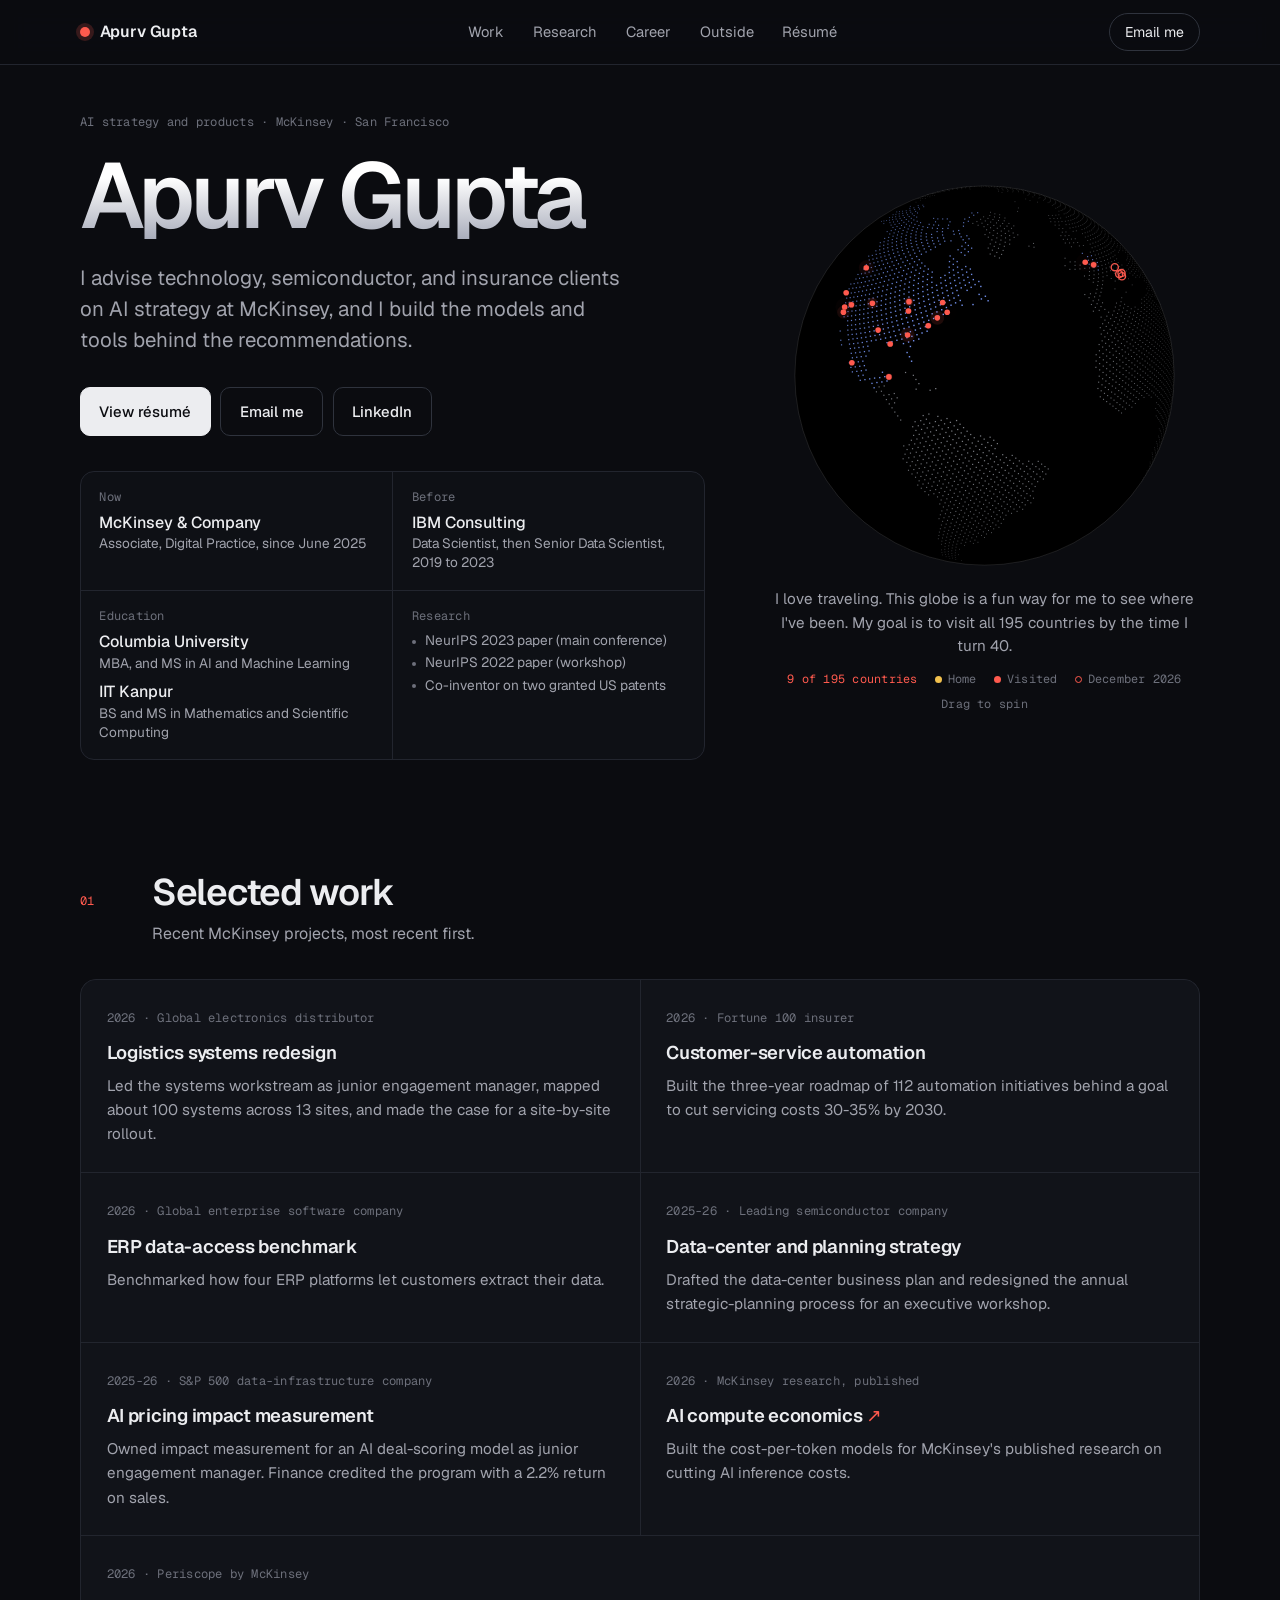
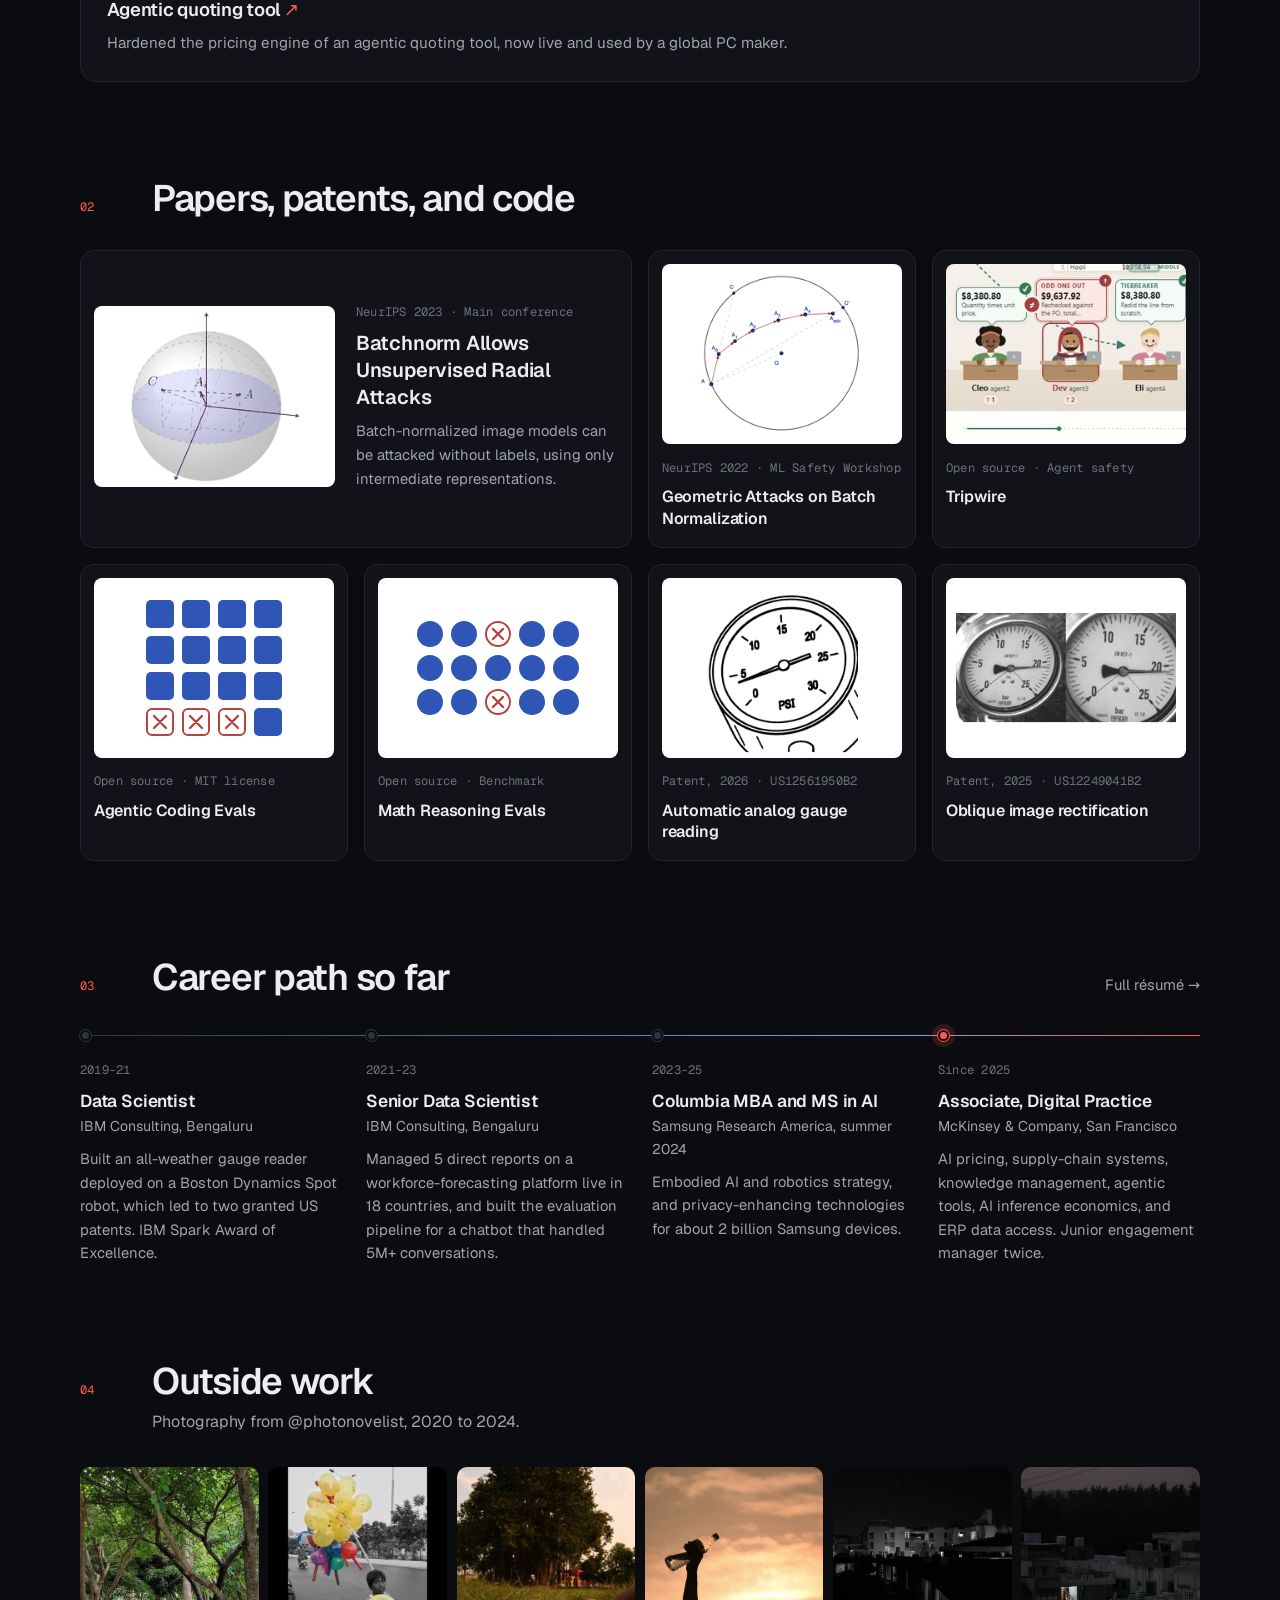
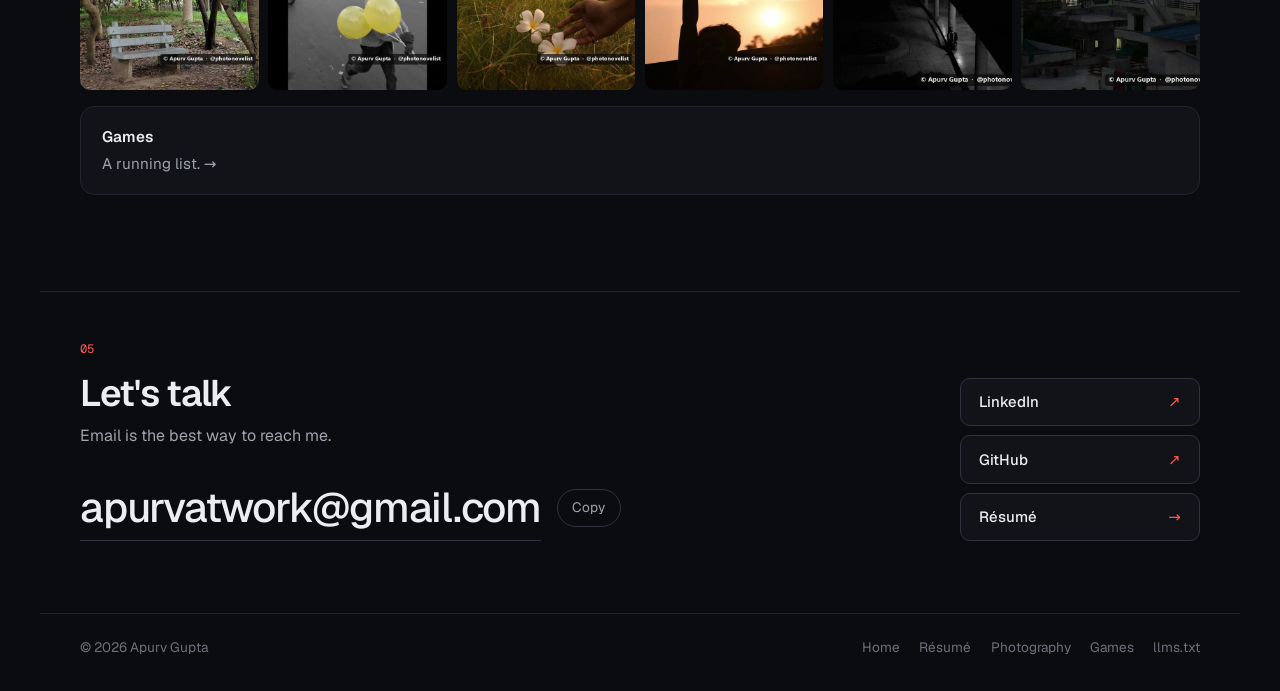
<file: index.html>
<!doctype html>
<html lang="en">
  <head>
    <meta charset="UTF-8" />
    <meta name="viewport" content="width=device-width, initial-scale=1.0" />
    <meta http-equiv="Content-Security-Policy" content="default-src 'self'; script-src 'self'; style-src 'self'; font-src 'self'; img-src 'self' data: https://aourvg.goatcounter.com; connect-src 'self' https://aourvg.goatcounter.com; object-src 'none'; base-uri 'self'; form-action 'none'; upgrade-insecure-requests" />
    <meta name="referrer" content="strict-origin-when-cross-origin" />
    <meta
      name="description"
      content="Apurv Gupta advises technology, semiconductor, and insurance clients on AI strategy at McKinsey and builds the models and tools behind the recommendations. Former IBM senior data scientist."
    />
    <meta name="author" content="Apurv Gupta" />
    <meta name="theme-color" content="#0b0c10" />
    <meta property="og:title" content="Apurv Gupta" />
    <meta property="og:description" content="AI strategy and products at McKinsey. Former IBM senior data scientist. NeurIPS author with two granted US patents." />
    <meta property="og:type" content="website" />
    <meta property="og:url" content="https://apurvg14.github.io/" />
    <meta property="og:image" content="https://apurvg14.github.io/assets/social-card.png" />
    <meta property="og:image:width" content="1200" />
    <meta property="og:image:height" content="630" />
    <meta name="twitter:card" content="summary_large_image" />
    <link rel="canonical" href="https://apurvg14.github.io/" />
    <link rel="alternate" type="text/plain" href="llms.txt" title="Profile for AI agents (llms.txt)" />
    <title>Apurv Gupta | AI strategy and products</title>

    <script src="guard.js?v=20261127b"></script>
    <link rel="icon" href="favicon.svg" type="image/svg+xml" />
    <link rel="stylesheet" href="styles.css?v=20261127c" />
    <script src="globe-data.js?v=20261127b" defer></script>
    <script src="globe.js?v=20261127b" defer></script>
    <script src="script.js?v=20261127b" defer></script>
    <script src="count.js?v=20261125a" data-goatcounter="https://aourvg.goatcounter.com/count" async></script>
    <script type="application/ld+json">
      {
        "@context": "https://schema.org",
        "@type": "ProfilePage",
        "url": "https://apurvg14.github.io/",
        "mainEntity": {
          "@type": "Person",
          "name": "Apurv Gupta",
          "jobTitle": "Associate, Digital Practice",
          "description": "Advises technology, semiconductor, and insurance clients on AI strategy at McKinsey and builds the models and tools behind the recommendations. Former IBM senior data scientist, NeurIPS author, co-inventor on two granted US patents.",
          "homeLocation": { "@type": "Place", "name": "San Francisco, California" },
          "worksFor": { "@type": "Organization", "name": "McKinsey & Company" },
          "alumniOf": [
            { "@type": "CollegeOrUniversity", "name": "Columbia University" },
            { "@type": "CollegeOrUniversity", "name": "Indian Institute of Technology Kanpur" }
          ],
          "sameAs": ["https://www.linkedin.com/in/apurvji", "https://github.com/apurvg14", "https://www.instagram.com/photonovelist/"]
        }
      }
    </script>
  </head>
  <body>
    <a class="skip" href="#main">Skip to content</a>
    <header class="top">
      <div class="wrap top-inner">
        <a class="mark" href="index.html" aria-label="Apurv Gupta, home"><span class="dot" aria-hidden="true"></span>Apurv Gupta</a>
        <nav class="nav" id="site-nav" aria-label="Main">
          <a href="#work">Work</a>
          <a href="#research">Research</a>
          <a href="#path">Career</a>
          <a href="#outside">Outside</a>
          <a href="resume.html">Résumé</a>
        </nav>
        <div class="top-tools">
          <a class="pill" href="mailto:apurvatwork@gmail.com" data-goatcounter-click="email-header" data-goatcounter-title="Email (header)">Email me</a>
          <button class="menu-btn" type="button" aria-expanded="false" aria-controls="site-nav">Menu</button>
        </div>
      </div>
    </header>

    <main id="main">
      <section class="wrap hero">
        <div class="hero-copy">
          <p class="kicker">AI strategy and products · McKinsey · San Francisco</p>
          <h1>Apurv Gupta</h1>
          <p class="lead">I advise technology, semiconductor, and insurance clients on AI strategy at McKinsey, and I build the models and tools behind the recommendations.</p>
          <div class="actions">
            <a class="btn primary" href="resume.html" data-goatcounter-click="resume-hero" data-goatcounter-title="Résumé (hero)">View résumé</a>
            <a class="btn" href="mailto:apurvatwork@gmail.com" data-goatcounter-click="email-hero" data-goatcounter-title="Email (hero)">Email me</a>
            <a class="btn" href="https://www.linkedin.com/in/apurvji" target="_blank" rel="noopener noreferrer" data-goatcounter-click="linkedin-hero" data-goatcounter-title="LinkedIn (hero)">LinkedIn</a>
          </div>
          <dl class="facts" aria-label="At a glance">
            <div><dt>Now</dt><dd>McKinsey &amp; Company<span>Associate, Digital Practice, since June 2025</span></dd></div>
            <div><dt>Before</dt><dd>IBM Consulting<span>Data Scientist, then Senior Data Scientist, 2019 to 2023</span></dd></div>
            <div><dt>Education</dt><dd>Columbia University<span>MBA, and MS in AI and Machine Learning</span></dd><dd>IIT Kanpur<span>BS and MS in Mathematics and Scientific Computing</span></dd></div>
            <div><dt>Research</dt><dd class="list"><span>NeurIPS 2023 paper (main conference)</span><span>NeurIPS 2022 paper (workshop)</span><span>Co-inventor on two granted US patents</span></dd></div>
          </dl>
        </div>
        <figure class="globe">
          <div class="globe-stage">
            <canvas id="globe" role="img" aria-label="Globe marking 31 places I have visited in 9 countries, my hometown Bhopal, and 4 countries I will visit in December"></canvas>
            <div class="globe-tip" hidden></div>
          </div>
          <figcaption>
            <p>I love traveling. This globe is a fun way for me to see where I've been. My goal is to visit all 195 countries by the time I turn 40.</p>
            <p class="globe-meta"><span class="red">9 of 195 countries</span><span class="key home">Home</span><span class="key been">Visited</span><span class="key next">December 2026</span><span>Drag to spin</span></p>
          </figcaption>
        </figure>
      </section>

      <section class="wrap block" id="work" aria-labelledby="work-title">
        <header class="block-head">
          <span class="num">01</span>
          <h2 id="work-title">Selected work</h2>
          <p>Recent McKinsey projects, most recent first.</p>
        </header>
        <ol class="work">
          <li>
            <span class="meta">2026 · Global electronics distributor</span>
            <h3>Logistics systems redesign</h3>
            <p>Led the systems workstream as junior engagement manager, mapped about 100 systems across 13 sites, and made the case for a site-by-site rollout.</p>
          </li>
          <li>
            <span class="meta">2026 · Fortune 100 insurer</span>
            <h3>Customer-service automation</h3>
            <p>Built the three-year roadmap of 112 automation initiatives behind a goal to cut servicing costs 30-35% by 2030.</p>
          </li>
          <li>
            <span class="meta">2026 · Global enterprise software company</span>
            <h3>ERP data-access benchmark</h3>
            <p>Benchmarked how four ERP platforms let customers extract their data.</p>
          </li>
          <li>
            <span class="meta">2025-26 · Leading semiconductor company</span>
            <h3>Data-center and planning strategy</h3>
            <p>Drafted the data-center business plan and redesigned the annual strategic-planning process for an executive workshop.</p>
          </li>
          <li>
            <span class="meta">2025-26 · S&amp;P 500 data-infrastructure company</span>
            <h3>AI pricing impact measurement</h3>
            <p>Owned impact measurement for an AI deal-scoring model as junior engagement manager. Finance credited the program with a 2.2% return on sales.</p>
          </li>
          <li class="linked">
            <a href="https://www.mckinsey.com/industries/semiconductors/our-insights/frontiers-of-compute-the-technologies-to-reduce-ai-inference-costs" target="_blank" rel="noopener noreferrer" data-goatcounter-click="mck-frontiers-of-compute" data-goatcounter-title="Frontiers of compute">
              <span class="meta">2026 · McKinsey research, published</span>
              <h3>AI compute economics <span class="arrow" aria-hidden="true">↗</span></h3>
              <p>Built the cost-per-token models for McKinsey's published research on cutting AI inference costs.</p>
            </a>
          </li>
          <li class="linked">
            <a href="https://www.mckinsey.com/capabilities/growth-marketing-and-sales/solutions/periscope/solutions/b2b-pricing-solutions/deal-execution-optimization" target="_blank" rel="noopener noreferrer" data-goatcounter-click="mck-periscope" data-goatcounter-title="Periscope deal tool">
              <span class="meta">2026 · Periscope by McKinsey</span>
              <h3>Agentic quoting tool <span class="arrow" aria-hidden="true">↗</span></h3>
              <p>Hardened the pricing engine of an agentic quoting tool, now live and used by a global PC maker.</p>
            </a>
          </li>
        </ol>
      </section>

      <section class="wrap block" id="research" aria-labelledby="research-title">
        <header class="block-head">
          <span class="num">02</span>
          <h2 id="research-title">Papers, patents, and code</h2>
        </header>
        <div class="papers">
          <a class="paper feature" href="https://proceedings.neurips.cc/paper_files/paper/2023/hash/0266d95023740481d22d437aa8aba0e9-Abstract-Conference.html" target="_blank" rel="noopener noreferrer" data-goatcounter-click="paper-neurips-2023" data-goatcounter-title="NeurIPS 2023 paper">
            <img src="assets/research/neurips-2023-hypersphere.png" alt="Figure 1 of the paper: image latents on a hypersphere" width="288" height="216" loading="lazy" />
            <div>
              <span class="meta">NeurIPS 2023 · Main conference</span>
              <h3>Batchnorm Allows Unsupervised Radial Attacks</h3>
              <p>Batch-normalized image models can be attacked without labels, using only intermediate representations.</p>
            </div>
          </a>
          <a class="paper" href="https://openreview.net/forum?id=92DijVF2Ryv" target="_blank" rel="noopener noreferrer" data-goatcounter-click="paper-neurips-2022-workshop" data-goatcounter-title="NeurIPS 2022 workshop paper">
            <img src="assets/research/neurips-2022-attack-path.png" alt="Figure 1 of the paper: the attack path across the latent hypersphere" width="288" height="216" loading="lazy" />
            <span class="meta">NeurIPS 2022 · ML Safety Workshop</span>
            <h3>Geometric Attacks on Batch Normalization</h3>
          </a>
          <a class="paper" href="https://github.com/apurvg14/tripwire-rogue-agent-monitor" target="_blank" rel="noopener noreferrer" data-goatcounter-click="repo-tripwire" data-goatcounter-title="Tripwire repo">
            <img src="assets/research/tripwire-office.jpg" alt="Tripwire demo: a third agent breaks the tie and flags the odd one out" width="288" height="216" loading="lazy" />
            <span class="meta">Open source · Agent safety</span>
            <h3>Tripwire</h3>
          </a>
          <a class="paper" href="https://github.com/apurvg14/agentic-coding-evals" target="_blank" rel="noopener noreferrer" data-goatcounter-click="repo-agentic-coding-evals" data-goatcounter-title="Agentic Coding Evals repo">
            <img src="assets/research/agentic-coding-evals.svg" alt="Grid of the 16 tasks: 3 fail once the spec is vague" width="288" height="216" loading="lazy" />
            <span class="meta">Open source · MIT license</span>
            <h3>Agentic Coding Evals</h3>
          </a>
          <a class="paper" href="https://github.com/apurvg14/math-reasoning-evals" target="_blank" rel="noopener noreferrer" data-goatcounter-click="repo-math-reasoning-evals" data-goatcounter-title="Math Reasoning Evals repo">
            <img src="assets/research/math-reasoning-evals.svg" alt="Grid of the 15 problems: 2 fail after rewording" width="288" height="216" loading="lazy" />
            <span class="meta">Open source · Benchmark</span>
            <h3>Math Reasoning Evals</h3>
          </a>
          <a class="paper" href="https://patents.google.com/patent/US12561950B2/en" target="_blank" rel="noopener noreferrer" data-goatcounter-click="patent-US12561950B2" data-goatcounter-title="Patent US12561950B2">
            <img src="assets/research/patent-gauge-reading.png" alt="Patent drawing: a pressure gauge after orientation correction" width="288" height="216" loading="lazy" />
            <span class="meta">Patent, 2026 · US12561950B2</span>
            <h3>Automatic analog gauge reading</h3>
          </a>
          <a class="paper" href="https://patents.google.com/patent/US12249041B2/en" target="_blank" rel="noopener noreferrer" data-goatcounter-click="patent-US12249041B2" data-goatcounter-title="Patent US12249041B2">
            <img src="assets/research/patent-oblique-rectification.png" alt="Patent drawing: an oblique gauge photo next to its rectified version" width="288" height="216" loading="lazy" />
            <span class="meta">Patent, 2025 · US12249041B2</span>
            <h3>Oblique image rectification</h3>
          </a>
        </div>
      </section>

      <section class="wrap block" id="path" aria-labelledby="path-title">
        <header class="block-head">
          <span class="num">03</span>
          <h2 id="path-title">Career path so far</h2>
          <a class="more" href="resume.html">Full résumé →</a>
        </header>
        <ol class="path">
          <li>
            <span class="yr">2019-21</span>
            <h3>Data Scientist</h3>
            <span class="org">IBM Consulting, Bengaluru</span>
            <p>Built an all-weather gauge reader deployed on a Boston Dynamics Spot robot, which led to two granted US patents. IBM Spark Award of Excellence.</p>
          </li>
          <li>
            <span class="yr">2021-23</span>
            <h3>Senior Data Scientist</h3>
            <span class="org">IBM Consulting, Bengaluru</span>
            <p>Managed 5 direct reports on a workforce-forecasting platform live in 18 countries, and built the evaluation pipeline for a chatbot that handled 5M+ conversations.</p>
          </li>
          <li>
            <span class="yr">2023-25</span>
            <h3>Columbia MBA and MS in AI</h3>
            <span class="org">Samsung Research America, summer 2024</span>
            <p>Embodied AI and robotics strategy, and privacy-enhancing technologies for about 2 billion Samsung devices.</p>
          </li>
          <li class="now">
            <span class="yr">Since 2025</span>
            <h3>Associate, Digital Practice</h3>
            <span class="org">McKinsey &amp; Company, San Francisco</span>
            <p>AI pricing, supply-chain systems, knowledge management, agentic tools, AI inference economics, and ERP data access. Junior engagement manager twice.</p>
          </li>
        </ol>
      </section>

      <section class="wrap block" id="outside" aria-labelledby="outside-title">
        <header class="block-head">
          <span class="num">04</span>
          <h2 id="outside-title">Outside work</h2>
          <p>Photography from @photonovelist, 2020 to 2024.</p>
        </header>
        <a class="strip" href="photography.html" aria-label="Photography">
          <img src="assets/photography/silent-witness.jpg" alt="A Silent Witness" width="512" height="640" loading="lazy" />
          <img src="assets/photography/vadodara.jpg" alt="Vadodara" width="512" height="640" loading="lazy" />
          <img src="assets/photography/solace.jpg" alt="Solace" width="512" height="640" loading="lazy" />
          <img src="assets/photography/untitled-2021.jpg" alt="Untitled" width="512" height="640" loading="lazy" />
          <img src="assets/photography/decaying-with-time.jpg" alt="Decaying with time" width="640" height="640" loading="lazy" />
          <img src="assets/photography/dead-city-and-priest.jpg" alt="A dead city and a priest" width="640" height="640" loading="lazy" />
        </a>
        <div class="also one">
          <a href="games.html"><span>Games</span>A running list. →</a>
        </div>
      </section>

      <section class="wrap contact" id="contact" aria-labelledby="contact-title">
        <div class="contact-main">
          <span class="num">05</span>
          <h2 id="contact-title">Let's talk</h2>
          <p>Email is the best way to reach me.</p>
          <div class="mail">
            <a href="mailto:apurvatwork@gmail.com" data-goatcounter-click="email-contact" data-goatcounter-title="Email (contact)">apurvatwork@gmail.com</a>
            <button type="button" class="copy" data-copy="apurvatwork@gmail.com" data-goatcounter-click="email-copy" data-goatcounter-title="Copy email">Copy</button>
          </div>
        </div>
        <div class="links">
          <a class="btn" href="https://www.linkedin.com/in/apurvji" target="_blank" rel="noopener noreferrer" data-goatcounter-click="linkedin-contact" data-goatcounter-title="LinkedIn (contact)">LinkedIn <span aria-hidden="true">↗</span></a>
          <a class="btn" href="https://github.com/apurvg14" target="_blank" rel="noopener noreferrer" data-goatcounter-click="github-contact" data-goatcounter-title="GitHub (contact)">GitHub <span aria-hidden="true">↗</span></a>
          <a class="btn" href="resume.html">Résumé <span aria-hidden="true">→</span></a>
        </div>
      </section>
    </main>

    <footer class="wrap foot">
      <span>© <span data-year>2026</span> Apurv Gupta</span>
      <nav aria-label="Footer">
        <a href="index.html">Home</a>
        <a href="resume.html">Résumé</a>
        <a href="photography.html">Photography</a>
        <a href="games.html">Games</a>
        <a href="llms.txt" title="A plain-text profile for AI assistants and agents" data-goatcounter-click="llms-txt" data-goatcounter-title="llms.txt">llms.txt</a>
      </nav>
    </footer>
  
  </body>
</html>
</file>
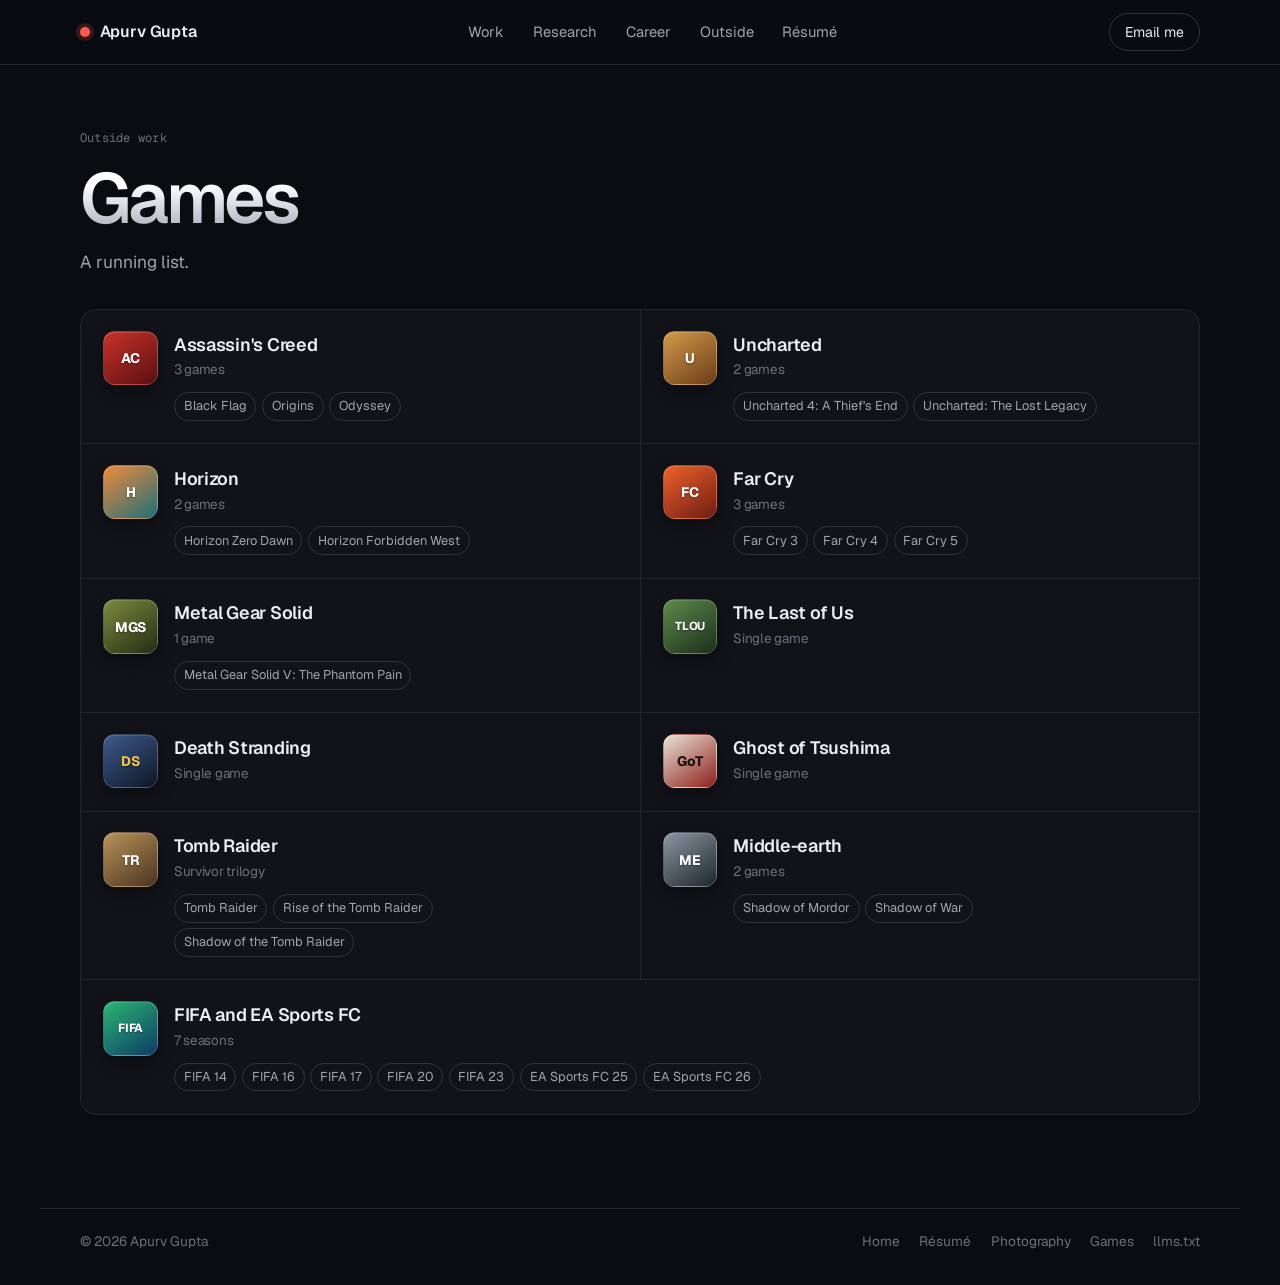
<file: games.html>
<!doctype html>
<html lang="en">
  <head>
    <meta charset="UTF-8" />
    <meta name="viewport" content="width=device-width, initial-scale=1.0" />
    <meta http-equiv="Content-Security-Policy" content="default-src 'self'; script-src 'self'; style-src 'self'; font-src 'self'; img-src 'self' data: https://aourvg.goatcounter.com; connect-src 'self' https://aourvg.goatcounter.com; object-src 'none'; base-uri 'self'; form-action 'none'; upgrade-insecure-requests" />
    <meta name="referrer" content="strict-origin-when-cross-origin" />
    <meta name="description" content="A running list of video games and series Apurv Gupta has played." />
    <meta name="author" content="Apurv Gupta" />
    <meta name="theme-color" content="#0b0c10" />
    <meta property="og:title" content="Games | Apurv Gupta" />
    <meta property="og:description" content="A running list of games played." />
    <meta property="og:type" content="website" />
    <meta property="og:url" content="https://apurvg14.github.io/games.html" />
    <meta property="og:image" content="https://apurvg14.github.io/assets/social-card.png" />
    <meta name="twitter:card" content="summary_large_image" />
    <link rel="canonical" href="https://apurvg14.github.io/games.html" />
    <title>Games | Apurv Gupta</title>

    <script src="guard.js?v=20261127b"></script>
    <link rel="icon" href="favicon.svg" type="image/svg+xml" />
    <link rel="stylesheet" href="styles.css?v=20261127c" />
    <script src="script.js?v=20261127b" defer></script>
    <script src="count.js?v=20261125a" data-goatcounter="https://aourvg.goatcounter.com/count" async></script>
  </head>

  <body>
    <a class="skip" href="#main">Skip to content</a>
    <header class="top">
      <div class="wrap top-inner">
        <a class="mark" href="index.html" aria-label="Apurv Gupta, home"><span class="dot" aria-hidden="true"></span>Apurv Gupta</a>
        <nav class="nav" id="site-nav" aria-label="Main">
          <a href="index.html#work">Work</a>
          <a href="index.html#research">Research</a>
          <a href="index.html#path">Career</a>
          <a href="index.html#outside">Outside</a>
          <a href="resume.html">Résumé</a>
        </nav>
        <div class="top-tools">
          <a class="pill" href="mailto:apurvatwork@gmail.com" data-goatcounter-click="email-header" data-goatcounter-title="Email (header)">Email me</a>
          <button class="menu-btn" type="button" aria-expanded="false" aria-controls="site-nav">Menu</button>
        </div>
      </div>
    </header>

    <main id="main">
      <section class="wrap page-head">
        <p class="kicker">Outside work</p>
        <h1>Games</h1>
        <p>A running list.</p>
      </section>

      <section id="library" class="wrap page-body" aria-label="Game list">
        <div class="games">
          <article class="game">
            <span class="glyph g-ac" aria-hidden="true">AC</span>
            <h3>Assassin's Creed<small>3 games</small></h3>
            <div class="game-list">
              <span class="tag">Black Flag</span>
              <span class="tag">Origins</span>
              <span class="tag">Odyssey</span>
            </div>
          </article>
          <article class="game">
            <span class="glyph g-uc" aria-hidden="true">U</span>
            <h3>Uncharted<small>2 games</small></h3>
            <div class="game-list">
              <span class="tag">Uncharted 4: A Thief's End</span>
              <span class="tag">Uncharted: The Lost Legacy</span>
            </div>
          </article>
          <article class="game">
            <span class="glyph g-hz" aria-hidden="true">H</span>
            <h3>Horizon<small>2 games</small></h3>
            <div class="game-list">
              <span class="tag">Horizon Zero Dawn</span>
              <span class="tag">Horizon Forbidden West</span>
            </div>
          </article>
          <article class="game">
            <span class="glyph g-fc" aria-hidden="true">FC</span>
            <h3>Far Cry<small>3 games</small></h3>
            <div class="game-list">
              <span class="tag">Far Cry 3</span>
              <span class="tag">Far Cry 4</span>
              <span class="tag">Far Cry 5</span>
            </div>
          </article>
          <article class="game">
            <span class="glyph g-mgs" aria-hidden="true">MGS</span>
            <h3>Metal Gear Solid<small>1 game</small></h3>
            <div class="game-list">
              <span class="tag">Metal Gear Solid V: The Phantom Pain</span>
            </div>
          </article>
          <article class="game">
            <span class="glyph g-tlou" aria-hidden="true">TLOU</span>
            <h3>The Last of Us<small>Single game</small></h3>
          </article>
          <article class="game">
            <span class="glyph g-ds" aria-hidden="true">DS</span>
            <h3>Death Stranding<small>Single game</small></h3>
          </article>
          <article class="game">
            <span class="glyph g-got" aria-hidden="true">GoT</span>
            <h3>Ghost of Tsushima<small>Single game</small></h3>
          </article>
          <article class="game">
            <span class="glyph g-tr" aria-hidden="true">TR</span>
            <h3>Tomb Raider<small>Survivor trilogy</small></h3>
            <div class="game-list">
              <span class="tag">Tomb Raider</span>
              <span class="tag">Rise of the Tomb Raider</span>
              <span class="tag">Shadow of the Tomb Raider</span>
            </div>
          </article>
          <article class="game">
            <span class="glyph g-me" aria-hidden="true">ME</span>
            <h3>Middle-earth<small>2 games</small></h3>
            <div class="game-list">
              <span class="tag">Shadow of Mordor</span>
              <span class="tag">Shadow of War</span>
            </div>
          </article>
          <article class="game">
            <span class="glyph g-fifa" aria-hidden="true">FIFA</span>
            <h3>FIFA and EA Sports FC<small>7 seasons</small></h3>
            <div class="game-list">
              <span class="tag">FIFA 14</span>
              <span class="tag">FIFA 16</span>
              <span class="tag">FIFA 17</span>
              <span class="tag">FIFA 20</span>
              <span class="tag">FIFA 23</span>
              <span class="tag">EA Sports FC 25</span>
              <span class="tag">EA Sports FC 26</span>
            </div>
          </article>
        </div>
      </section>
    </main>

    <footer class="wrap foot">
      <span>© <span data-year>2026</span> Apurv Gupta</span>
      <nav aria-label="Footer">
        <a href="index.html">Home</a>
        <a href="resume.html">Résumé</a>
        <a href="photography.html">Photography</a>
        <a href="games.html">Games</a>
        <a href="llms.txt" title="A plain-text profile for AI assistants and agents" data-goatcounter-click="llms-txt" data-goatcounter-title="llms.txt">llms.txt</a>
      </nav>
    </footer>
  </body>
</html>
</file>
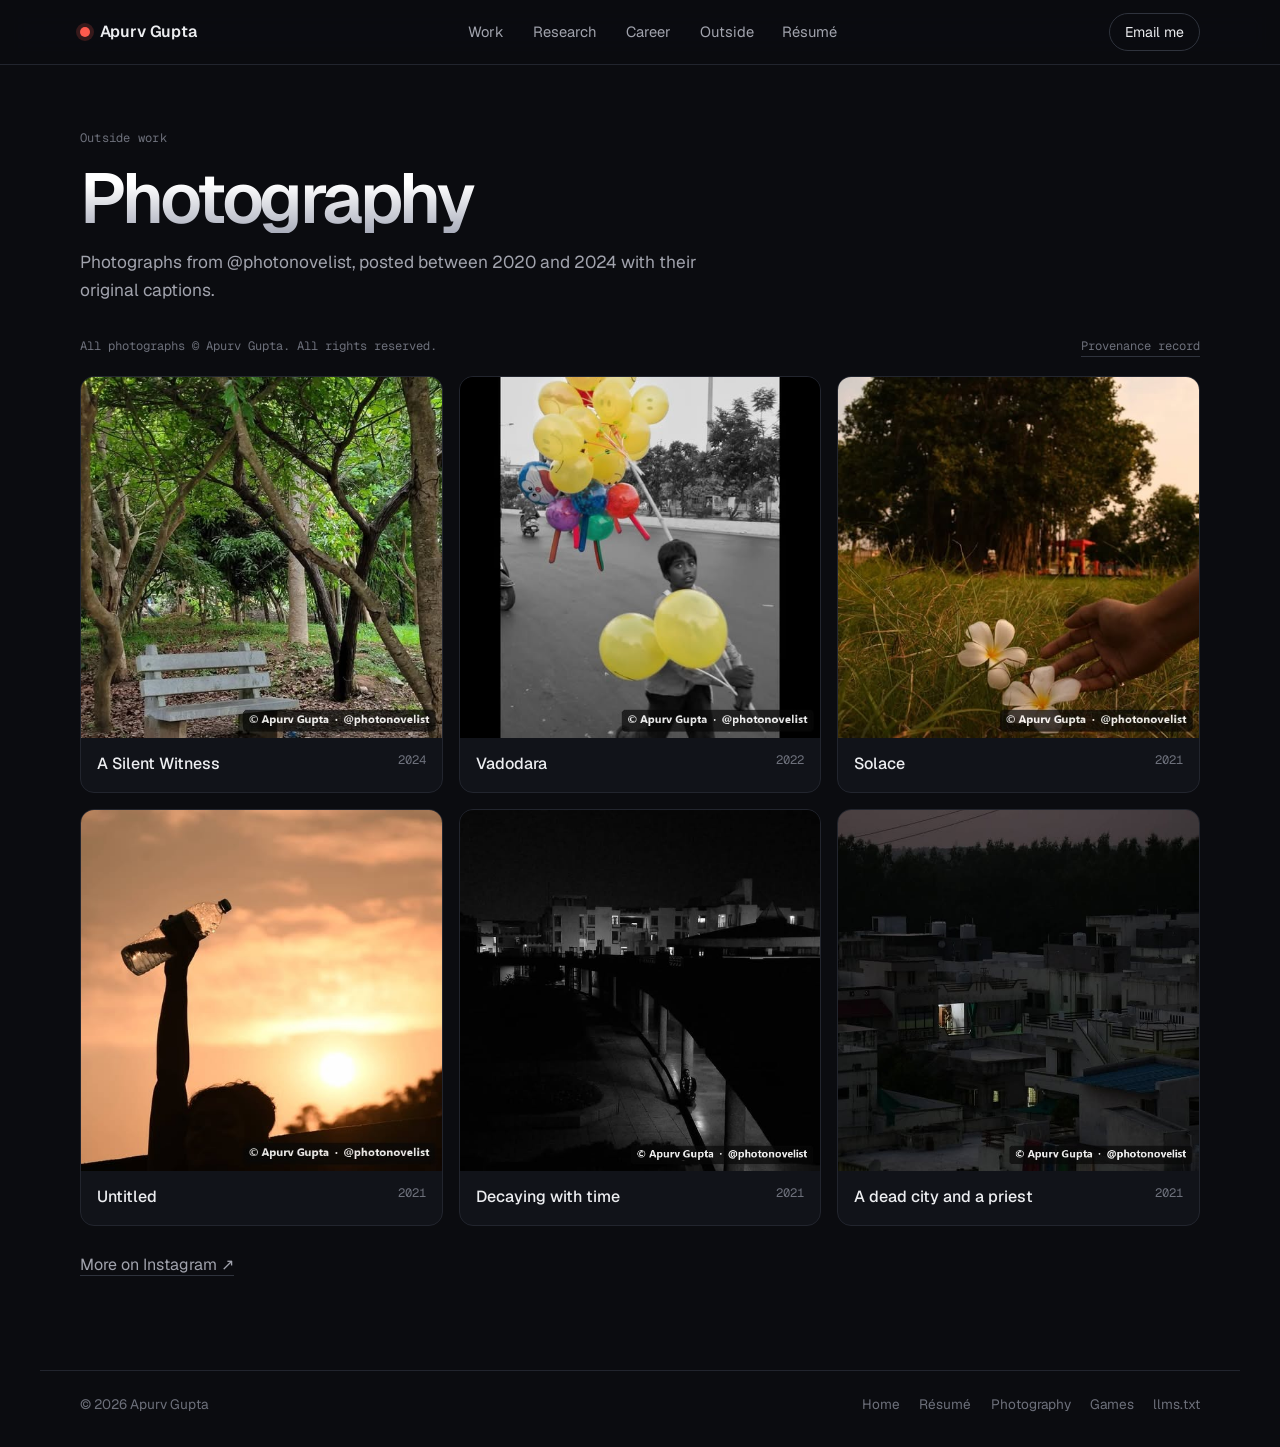
<file: photography.html>
<!doctype html>
<html lang="en">
  <head>
    <meta charset="UTF-8" />
    <meta name="viewport" content="width=device-width, initial-scale=1.0" />
    <meta http-equiv="Content-Security-Policy" content="default-src 'self'; script-src 'self'; style-src 'self'; font-src 'self'; img-src 'self' data: https://aourvg.goatcounter.com; connect-src 'self' https://aourvg.goatcounter.com; object-src 'none'; base-uri 'self'; form-action 'none'; upgrade-insecure-requests" />
    <meta name="referrer" content="strict-origin-when-cross-origin" />
    <meta name="description" content="Photography by Apurv Gupta, selected from the public Instagram account @photonovelist." />
    <meta name="author" content="Apurv Gupta" />
    <meta name="copyright" content="Copyright Apurv Gupta. All rights reserved." />
    <meta name="theme-color" content="#0b0c10" />
    <meta property="og:title" content="Photography | Apurv Gupta" />
    <meta property="og:description" content="Photographs from @photonovelist, 2020 to 2024." />
    <meta property="og:type" content="website" />
    <meta property="og:url" content="https://apurvg14.github.io/photography.html" />
    <meta property="og:image" content="https://apurvg14.github.io/assets/photography/silent-witness.jpg" />
    <meta name="twitter:card" content="summary_large_image" />
    <link rel="canonical" href="https://apurvg14.github.io/photography.html" />
    <title>Photography | Apurv Gupta</title>

    <script src="guard.js?v=20261127b"></script>
    <link rel="icon" href="favicon.svg" type="image/svg+xml" />
    <link rel="stylesheet" href="styles.css?v=20261127c" />
    <script src="photography.js?v=20261127b" defer></script>
    <script src="script.js?v=20261127b" defer></script>
    <script src="count.js?v=20261125a" data-goatcounter="https://aourvg.goatcounter.com/count" async></script>
    <script type="application/ld+json">
      {
        "@context": "https://schema.org",
        "@type": "ImageGallery",
        "name": "Photonovelist",
        "creator": { "@type": "Person", "name": "Apurv Gupta", "sameAs": "https://www.instagram.com/photonovelist/" },
        "copyrightHolder": { "@type": "Person", "name": "Apurv Gupta" },
        "copyrightNotice": "Copyright Apurv Gupta. All rights reserved.",
        "associatedMedia": [
          { "@type": "ImageObject", "name": "A Silent Witness", "contentUrl": "https://apurvg14.github.io/assets/photography/silent-witness.jpg", "creditText": "Apurv Gupta (@photonovelist)", "copyrightNotice": "Copyright Apurv Gupta. All rights reserved." },
          { "@type": "ImageObject", "name": "Vadodara", "contentUrl": "https://apurvg14.github.io/assets/photography/vadodara.jpg", "creditText": "Apurv Gupta (@photonovelist)", "copyrightNotice": "Copyright Apurv Gupta. All rights reserved." },
          { "@type": "ImageObject", "name": "Solace", "contentUrl": "https://apurvg14.github.io/assets/photography/solace.jpg", "creditText": "Apurv Gupta (@photonovelist)", "copyrightNotice": "Copyright Apurv Gupta. All rights reserved." },
          { "@type": "ImageObject", "name": "Untitled", "contentUrl": "https://apurvg14.github.io/assets/photography/untitled-2021.jpg", "creditText": "Apurv Gupta (@photonovelist)", "copyrightNotice": "Copyright Apurv Gupta. All rights reserved." },
          { "@type": "ImageObject", "name": "Decaying with time", "contentUrl": "https://apurvg14.github.io/assets/photography/decaying-with-time.jpg", "creditText": "Apurv Gupta (@photonovelist)", "copyrightNotice": "Copyright Apurv Gupta. All rights reserved." },
          { "@type": "ImageObject", "name": "A dead city and a priest", "contentUrl": "https://apurvg14.github.io/assets/photography/dead-city-and-priest.jpg", "creditText": "Apurv Gupta (@photonovelist)", "copyrightNotice": "Copyright Apurv Gupta. All rights reserved." }
        ]
      }
    </script>
  </head>

  <body>
    <a class="skip" href="#main">Skip to content</a>
    <header class="top">
      <div class="wrap top-inner">
        <a class="mark" href="index.html" aria-label="Apurv Gupta, home"><span class="dot" aria-hidden="true"></span>Apurv Gupta</a>
        <nav class="nav" id="site-nav" aria-label="Main">
          <a href="index.html#work">Work</a>
          <a href="index.html#research">Research</a>
          <a href="index.html#path">Career</a>
          <a href="index.html#outside">Outside</a>
          <a href="resume.html">Résumé</a>
        </nav>
        <div class="top-tools">
          <a class="pill" href="mailto:apurvatwork@gmail.com" data-goatcounter-click="email-header" data-goatcounter-title="Email (header)">Email me</a>
          <button class="menu-btn" type="button" aria-expanded="false" aria-controls="site-nav">Menu</button>
        </div>
      </div>
    </header>

    <main id="main">
      <section class="wrap page-head">
        <p class="kicker">Outside work</p>
        <h1>Photography</h1>
        <p>
          Photographs from <a href="https://www.instagram.com/photonovelist/" target="_blank" rel="noopener noreferrer">@photonovelist</a>,
          posted between 2020 and 2024 with their original captions.
        </p>
      </section>

      <section id="gallery" class="wrap page-body" aria-label="Photographs">
        <div class="rights">
          <span>All photographs © Apurv Gupta. All rights reserved.</span>
          <a class="link" href="photography-provenance.json">Provenance record</a>
        </div>

        <div class="photo-grid">
          <button class="photo" type="button" data-title="A Silent Witness" data-date="November 2024" data-image="assets/photography/silent-witness.jpg" data-post="https://www.instagram.com/photonovelist/p/DClXGtCug6y/" data-caption="Their whispers fade, their shadows pass; I hold the weight of untold hours. Comfort's eternity threads through my grain.">
            <span class="photo-frame"><img src="assets/photography/silent-witness.jpg" alt="An empty concrete bench beneath a canopy of trees" width="640" height="640" /></span>
            <span class="photo-caption">A Silent Witness<span>2024</span></span>
          </button>
          <button class="photo" type="button" data-title="Vadodara" data-date="January 2022" data-image="assets/photography/vadodara.jpg" data-post="https://www.instagram.com/photonovelist/p/CZHiJFJvRfA/" data-caption="Vadodara, Gujarat, India.">
            <span class="photo-frame"><img src="assets/photography/vadodara.jpg" alt="A child carrying yellow balloons on a street in Vadodara" width="640" height="640" loading="lazy" /></span>
            <span class="photo-caption">Vadodara<span>2022</span></span>
          </button>
          <button class="photo" type="button" data-title="Solace" data-date="November 2021" data-image="assets/photography/solace.jpg" data-post="https://www.instagram.com/photonovelist/p/CV0-owagZmA/" data-caption="When the fire within me dies, I will come to you. Lifeless flower falling to Earth, dimmed scent and ripe memories. Seeking solace in the naos of your hair, in the palm of your hand, in the rusty crevices of your voice. Finally to be one with you when the fire within me dies.">
            <span class="photo-frame"><img src="assets/photography/solace.jpg" alt="A hand reaching toward white frangipani flowers in grass" width="640" height="640" loading="lazy" /></span>
            <span class="photo-caption">Solace<span>2021</span></span>
          </button>
          <button class="photo" type="button" data-title="Untitled" data-date="November 2021" data-image="assets/photography/untitled-2021.jpg" data-post="https://www.instagram.com/photonovelist/p/CVuWdkkACR0/" data-caption="">
            <span class="photo-frame"><img src="assets/photography/untitled-2021.jpg" alt="A silhouette raising a water bottle toward the setting sun" width="640" height="640" loading="lazy" /></span>
            <span class="photo-caption">Untitled<span>2021</span></span>
          </button>
          <button class="photo" type="button" data-title="Decaying with time" data-date="September 2021" data-image="assets/photography/decaying-with-time.jpg" data-post="https://www.instagram.com/photonovelist/p/CUUmQBjNzDz/" data-caption="Decaying with time. Unheard and unloved. Throwback to 2019.">
            <span class="photo-frame"><img src="assets/photography/decaying-with-time.jpg" alt="A person standing alone in a lit walkway at night" width="640" height="640" loading="lazy" /></span>
            <span class="photo-caption">Decaying with time<span>2021</span></span>
          </button>
          <button class="photo" type="button" data-title="A dead city and a priest" data-date="September 2021" data-image="assets/photography/dead-city-and-priest.jpg" data-post="https://www.instagram.com/photonovelist/p/CUFEY0EtehV/" data-caption="A dead city and a priest, 2020.">
            <span class="photo-frame"><img src="assets/photography/dead-city-and-priest.jpg" alt="A single illuminated doorway among dark city rooftops" width="640" height="640" loading="lazy" /></span>
            <span class="photo-caption">A dead city and a priest<span>2021</span></span>
          </button>
        </div>

        <p class="after-grid"><a class="link" href="https://www.instagram.com/photonovelist/" target="_blank" rel="noopener noreferrer" data-goatcounter-click="instagram" data-goatcounter-title="Instagram">More on Instagram ↗</a></p>
      </section>
    </main>

    <footer class="wrap foot">
      <span>© <span data-year>2026</span> Apurv Gupta</span>
      <nav aria-label="Footer">
        <a href="index.html">Home</a>
        <a href="resume.html">Résumé</a>
        <a href="photography.html">Photography</a>
        <a href="games.html">Games</a>
        <a href="llms.txt" title="A plain-text profile for AI assistants and agents" data-goatcounter-click="llms-txt" data-goatcounter-title="llms.txt">llms.txt</a>
      </nav>
    </footer>

    <dialog class="lightbox" aria-labelledby="lightbox-title">
      <div class="lightbox-inner">
        <div class="lightbox-frame"><img id="lightbox-image" alt="" /></div>
        <div class="lightbox-copy">
          <button class="btn lightbox-close" type="button" aria-label="Close photograph">Close</button>
          <p class="meta"><span id="lightbox-current">1</span> of 6 · <span id="lightbox-date"></span></p>
          <h2 id="lightbox-title"></h2>
          <p class="caption" id="lightbox-caption"></p>
          <p class="meta">© Apurv Gupta · @photonovelist</p>
          <p><a id="lightbox-post" class="link" href="#" target="_blank" rel="noopener noreferrer">View the original post ↗</a></p>
          <div class="lightbox-controls">
            <button class="btn lightbox-previous" type="button" aria-label="Previous photograph">← Previous</button>
            <button class="btn lightbox-next" type="button" aria-label="Next photograph">Next →</button>
          </div>
        </div>
      </div>
    </dialog>
  </body>
</html>
</file>
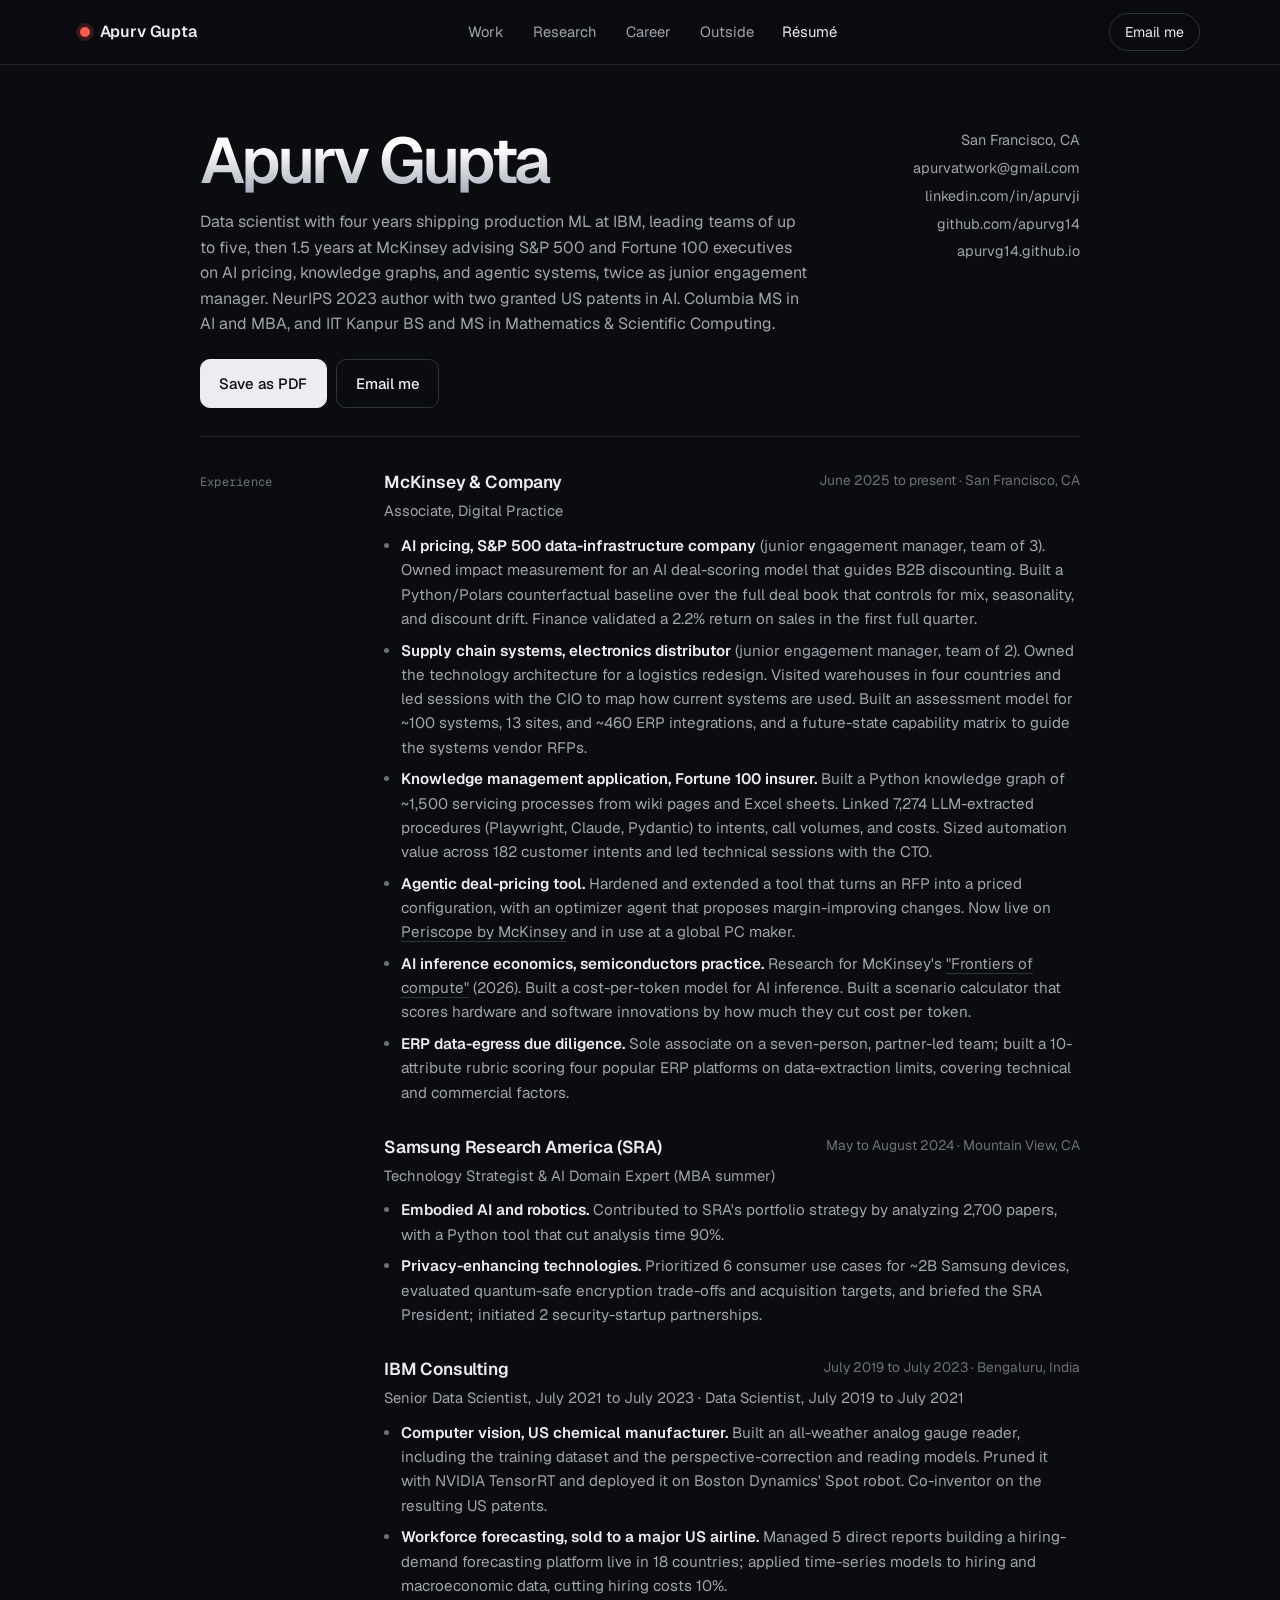
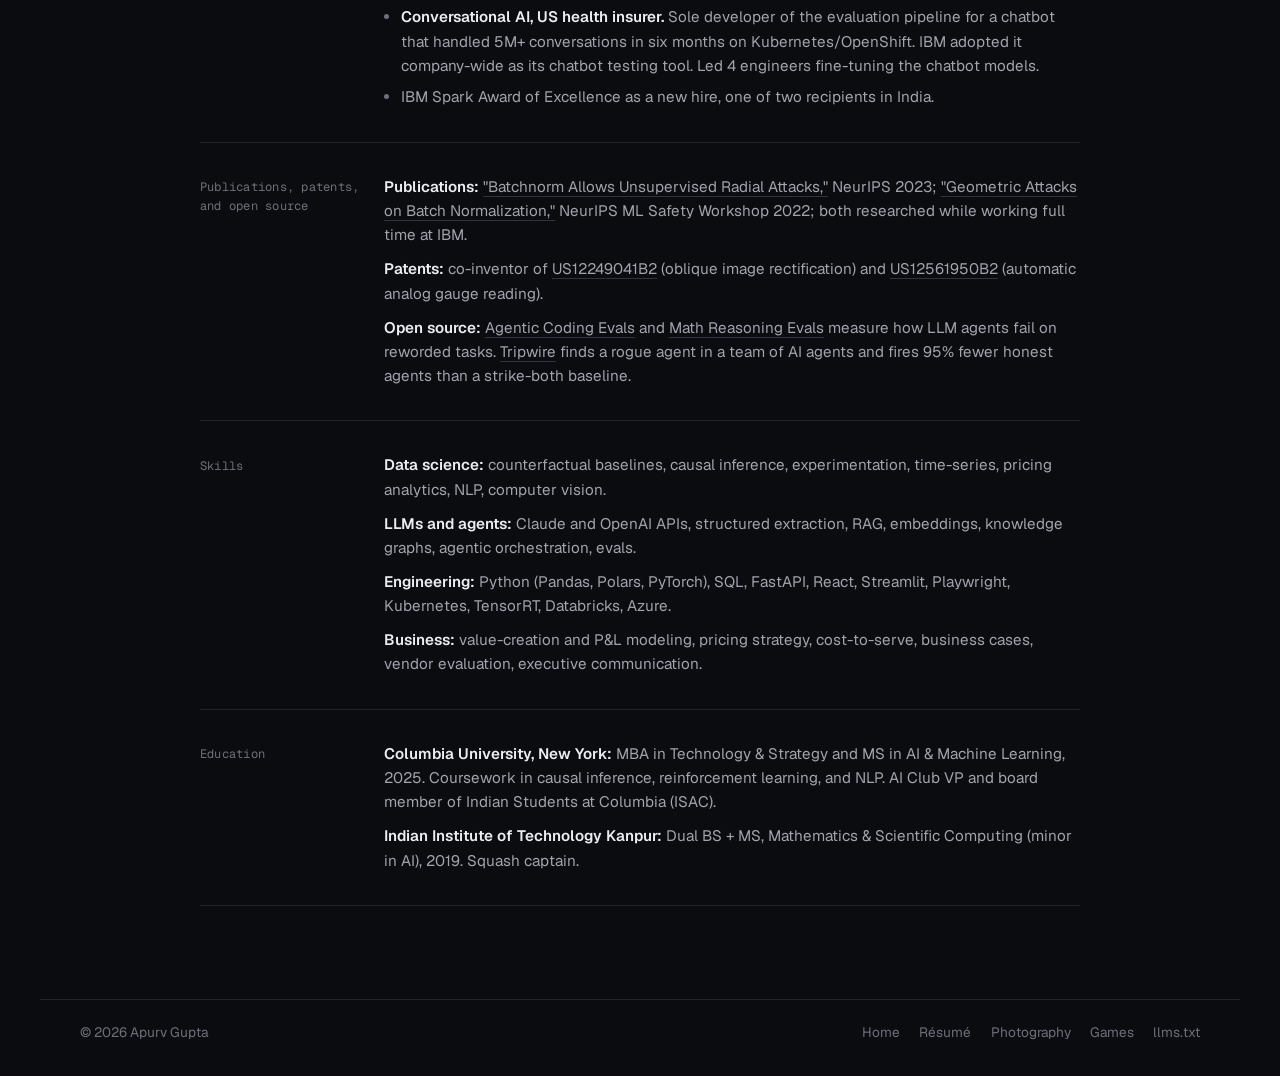
<file: resume.html>
<!doctype html>
<html lang="en">
  <head>
    <meta charset="UTF-8" />
    <meta name="viewport" content="width=device-width, initial-scale=1.0" />
    <meta http-equiv="Content-Security-Policy" content="default-src 'self'; script-src 'self'; style-src 'self'; font-src 'self'; img-src 'self' data: https://aourvg.goatcounter.com; connect-src 'self' https://aourvg.goatcounter.com; object-src 'none'; base-uri 'self'; form-action 'none'; upgrade-insecure-requests" />
    <meta name="referrer" content="strict-origin-when-cross-origin" />
    <meta name="description" content="Résumé for Apurv Gupta: data scientist and McKinsey associate, former IBM senior data scientist, Columbia MBA and MS in AI, IIT Kanpur." />
    <meta name="author" content="Apurv Gupta" />
    <meta name="theme-color" content="#0b0c10" />
    <meta property="og:title" content="Résumé | Apurv Gupta" />
    <meta property="og:description" content="Four years shipping production ML at IBM, then McKinsey. NeurIPS 2023 author with two granted US patents." />
    <meta property="og:type" content="profile" />
    <meta property="og:url" content="https://apurvg14.github.io/resume.html" />
    <meta property="og:image" content="https://apurvg14.github.io/assets/social-card.png" />
    <meta name="twitter:card" content="summary_large_image" />
    <link rel="canonical" href="https://apurvg14.github.io/resume.html" />
    <link rel="alternate" type="text/plain" href="llms.txt" title="Profile for AI agents (llms.txt)" />
    <title>Résumé | Apurv Gupta</title>

    <script src="guard.js?v=20261127b"></script>
    <link rel="icon" href="favicon.svg" type="image/svg+xml" />
    <link rel="stylesheet" href="styles.css?v=20261127c" />
    <script src="script.js?v=20261127b" defer></script>
    <script src="count.js?v=20261125a" data-goatcounter="https://aourvg.goatcounter.com/count" async></script>
  </head>

  <body>
    <a class="skip" href="#main">Skip to content</a>
    <header class="top">
      <div class="wrap top-inner">
        <a class="mark" href="index.html" aria-label="Apurv Gupta, home"><span class="dot" aria-hidden="true"></span>Apurv Gupta</a>
        <nav class="nav" id="site-nav" aria-label="Main">
          <a href="index.html#work">Work</a>
          <a href="index.html#research">Research</a>
          <a href="index.html#path">Career</a>
          <a href="index.html#outside">Outside</a>
          <a href="resume.html" aria-current="page">Résumé</a>
        </nav>
        <div class="top-tools">
          <a class="pill" href="mailto:apurvatwork@gmail.com" data-goatcounter-click="email-header" data-goatcounter-title="Email (header)">Email me</a>
          <button class="menu-btn" type="button" aria-expanded="false" aria-controls="site-nav">Menu</button>
        </div>
      </div>
    </header>

    <main id="main" class="wrap resume">
      <header class="resume-head">
        <div>
          <h1>Apurv Gupta</h1>
          <p class="summary">
            Data scientist with four years shipping production ML at IBM, leading teams of up to five,
            then 1.5 years at McKinsey advising S&amp;P 500 and Fortune 100 executives on AI pricing,
            knowledge graphs, and agentic systems, twice as junior engagement manager. NeurIPS 2023 author
            with two granted US patents in AI. Columbia MS in AI and MBA, and IIT Kanpur BS and MS in
            Mathematics &amp; Scientific Computing.
          </p>
          <div class="resume-actions">
            <button class="btn primary" type="button" data-print data-goatcounter-click="resume-pdf" data-goatcounter-title="Save résumé as PDF">Save as PDF</button>
            <a class="btn" href="mailto:apurvatwork@gmail.com" data-goatcounter-click="email-resume" data-goatcounter-title="Email (résumé)">Email me</a>
          </div>
        </div>
        <address>
          <span>San Francisco, CA</span>
          <a href="mailto:apurvatwork@gmail.com">apurvatwork@gmail.com</a>
          <a href="https://www.linkedin.com/in/apurvji" data-goatcounter-click="linkedin-resume" data-goatcounter-title="LinkedIn (résumé)">linkedin.com/in/apurvji</a>
          <a href="https://github.com/apurvg14" data-goatcounter-click="github-resume" data-goatcounter-title="GitHub (résumé)">github.com/apurvg14</a>
          <a href="https://apurvg14.github.io">apurvg14.github.io</a>
        </address>
      </header>

      <section class="r-section" aria-labelledby="r-exp">
        <h2 id="r-exp">Experience</h2>
        <div>
          <article class="r-role">
            <header>
              <h3>McKinsey &amp; Company</h3>
              <span>June 2025 to present · San Francisco, CA</span>
            </header>
            <p class="r-title">Associate, Digital Practice</p>
            <ul>
              <li><b>AI pricing, S&amp;P 500 data-infrastructure company</b> (junior engagement manager, team of 3). Owned impact measurement for an AI deal-scoring model that guides B2B discounting. Built a Python/Polars counterfactual baseline over the full deal book that controls for mix, seasonality, and discount drift. Finance validated a 2.2% return on sales in the first full quarter.</li>
              <li><b>Supply chain systems, electronics distributor</b> (junior engagement manager, team of 2). Owned the technology architecture for a logistics redesign. Visited warehouses in four countries and led sessions with the CIO to map how current systems are used. Built an assessment model for ~100 systems, 13 sites, and ~460 ERP integrations, and a future-state capability matrix to guide the systems vendor RFPs.</li>
              <li><b>Knowledge management application, Fortune 100 insurer.</b> Built a Python knowledge graph of ~1,500 servicing processes from wiki pages and Excel sheets. Linked 7,274 LLM-extracted procedures (Playwright, Claude, Pydantic) to intents, call volumes, and costs. Sized automation value across 182 customer intents and led technical sessions with the CTO.</li>
              <li><b>Agentic deal-pricing tool.</b> Hardened and extended a tool that turns an RFP into a priced configuration, with an optimizer agent that proposes margin-improving changes. Now live on <a href="https://www.mckinsey.com/capabilities/growth-marketing-and-sales/solutions/periscope/solutions/b2b-pricing-solutions/deal-execution-optimization">Periscope by McKinsey</a> and in use at a global PC maker.</li>
              <li><b>AI inference economics, semiconductors practice.</b> Research for McKinsey's <a href="https://www.mckinsey.com/industries/semiconductors/our-insights/frontiers-of-compute-the-technologies-to-reduce-ai-inference-costs">"Frontiers of compute"</a> (2026). Built a cost-per-token model for AI inference. Built a scenario calculator that scores hardware and software innovations by how much they cut cost per token.</li>
              <li><b>ERP data-egress due diligence.</b> Sole associate on a seven-person, partner-led team; built a 10-attribute rubric scoring four popular ERP platforms on data-extraction limits, covering technical and commercial factors.</li>
            </ul>
          </article>

          <article class="r-role">
            <header>
              <h3>Samsung Research America (SRA)</h3>
              <span>May to August 2024 · Mountain View, CA</span>
            </header>
            <p class="r-title">Technology Strategist &amp; AI Domain Expert (MBA summer)</p>
            <ul>
              <li><b>Embodied AI and robotics.</b> Contributed to SRA's portfolio strategy by analyzing 2,700 papers, with a Python tool that cut analysis time 90%.</li>
              <li><b>Privacy-enhancing technologies.</b> Prioritized 6 consumer use cases for ~2B Samsung devices, evaluated quantum-safe encryption trade-offs and acquisition targets, and briefed the SRA President; initiated 2 security-startup partnerships.</li>
            </ul>
          </article>

          <article class="r-role">
            <header>
              <h3>IBM Consulting</h3>
              <span>July 2019 to July 2023 · Bengaluru, India</span>
            </header>
            <p class="r-title">Senior Data Scientist, July 2021 to July 2023 · Data Scientist, July 2019 to July 2021</p>
            <ul>
              <li><b>Computer vision, US chemical manufacturer.</b> Built an all-weather analog gauge reader, including the training dataset and the perspective-correction and reading models. Pruned it with NVIDIA TensorRT and deployed it on Boston Dynamics' Spot robot. Co-inventor on the resulting US patents.</li>
              <li><b>Workforce forecasting, sold to a major US airline.</b> Managed 5 direct reports building a hiring-demand forecasting platform live in 18 countries; applied time-series models to hiring and macroeconomic data, cutting hiring costs 10%.</li>
              <li><b>Conversational AI, US health insurer.</b> Sole developer of the evaluation pipeline for a chatbot that handled 5M+ conversations in six months on Kubernetes/OpenShift. IBM adopted it company-wide as its chatbot testing tool. Led 4 engineers fine-tuning the chatbot models.</li>
              <li>IBM Spark Award of Excellence as a new hire, one of two recipients in India.</li>
            </ul>
          </article>
        </div>
      </section>

      <section class="r-section r-list" aria-labelledby="r-pub">
        <h2 id="r-pub">Publications, patents, and open source</h2>
        <div>
          <p><b>Publications:</b> <a href="https://proceedings.neurips.cc/paper_files/paper/2023/hash/0266d95023740481d22d437aa8aba0e9-Abstract-Conference.html">"Batchnorm Allows Unsupervised Radial Attacks,"</a> NeurIPS 2023; <a href="https://openreview.net/forum?id=92DijVF2Ryv">"Geometric Attacks on Batch Normalization,"</a> NeurIPS ML Safety Workshop 2022; both researched while working full time at IBM.</p>
          <p><b>Patents:</b> co-inventor of <a href="https://patents.google.com/patent/US12249041B2/en">US12249041B2</a> (oblique image rectification) and <a href="https://patents.google.com/patent/US12561950B2/en">US12561950B2</a> (automatic analog gauge reading).</p>
          <p><b>Open source:</b> <a href="https://github.com/apurvg14/agentic-coding-evals">Agentic Coding Evals</a> and <a href="https://github.com/apurvg14/math-reasoning-evals">Math Reasoning Evals</a> measure how LLM agents fail on reworded tasks. <a href="https://github.com/apurvg14/tripwire-rogue-agent-monitor">Tripwire</a> finds a rogue agent in a team of AI agents and fires 95% fewer honest agents than a strike-both baseline.</p>
        </div>
      </section>

      <section class="r-section r-list" aria-labelledby="r-skills">
        <h2 id="r-skills">Skills</h2>
        <div>
          <p><b>Data science:</b> counterfactual baselines, causal inference, experimentation, time-series, pricing analytics, NLP, computer vision.</p>
          <p><b>LLMs and agents:</b> Claude and OpenAI APIs, structured extraction, RAG, embeddings, knowledge graphs, agentic orchestration, evals.</p>
          <p><b>Engineering:</b> Python (Pandas, Polars, PyTorch), SQL, FastAPI, React, Streamlit, Playwright, Kubernetes, TensorRT, Databricks, Azure.</p>
          <p><b>Business:</b> value-creation and P&amp;L modeling, pricing strategy, cost-to-serve, business cases, vendor evaluation, executive communication.</p>
        </div>
      </section>

      <section class="r-section r-list" aria-labelledby="r-edu">
        <h2 id="r-edu">Education</h2>
        <div>
          <p><b>Columbia University, New York:</b> MBA in Technology &amp; Strategy and MS in AI &amp; Machine Learning, 2025. Coursework in causal inference, reinforcement learning, and NLP. AI Club VP and board member of Indian Students at Columbia (ISAC).</p>
          <p><b>Indian Institute of Technology Kanpur:</b> Dual BS + MS, Mathematics &amp; Scientific Computing (minor in AI), 2019. Squash captain.</p>
        </div>
      </section>
    </main>

    <footer class="wrap foot">
      <span>© <span data-year>2026</span> Apurv Gupta</span>
      <nav aria-label="Footer">
        <a href="index.html">Home</a>
        <a href="resume.html">Résumé</a>
        <a href="photography.html">Photography</a>
        <a href="games.html">Games</a>
        <a href="llms.txt" title="A plain-text profile for AI assistants and agents" data-goatcounter-click="llms-txt" data-goatcounter-title="llms.txt">llms.txt</a>
      </nav>
    </footer>
  </body>
</html>
</file>
<file: styles.css>
@font-face {
  font-family: "Geist";
  font-style: normal;
  font-weight: 100 900;
  font-display: swap;
  src: url("assets/fonts/geist-latin.woff2") format("woff2");
  unicode-range: U+0000-00FF, U+0131, U+0152-0153, U+02BB-02BC, U+02C6, U+02DA, U+02DC, U+0304, U+0308, U+0329, U+2000-206F, U+20AC, U+2122, U+2191, U+2193, U+2212, U+2215, U+FEFF, U+FFFD;
}

@font-face {
  font-family: "Geist";
  font-style: normal;
  font-weight: 100 900;
  font-display: swap;
  src: url("assets/fonts/geist-latin-ext.woff2") format("woff2");
  unicode-range: U+0100-02BA, U+02BD-02C5, U+02C7-02CC, U+02CE-02D7, U+02DD-02FF, U+1D00-1DBF, U+1E00-1E9F, U+1EF2-1EFF, U+2020, U+20A0-20AB, U+20AD-20C4, U+2113, U+2C60-2C7F, U+A720-A7FF;
}

@font-face {
  font-family: "Geist Mono";
  font-style: normal;
  font-weight: 400 500;
  font-display: swap;
  src: url("assets/fonts/geist-mono-latin.woff2") format("woff2");
  unicode-range: U+0000-00FF, U+0131, U+0152-0153, U+02BB-02BC, U+02C6, U+02DA, U+02DC, U+0304, U+0308, U+0329, U+2000-206F, U+20AC, U+2122, U+2191, U+2193, U+2212, U+2215, U+FEFF, U+FFFD;
}

@font-face {
  font-family: "Geist Mono";
  font-style: normal;
  font-weight: 400 500;
  font-display: swap;
  src: url("assets/fonts/geist-mono-latin-ext.woff2") format("woff2");
  unicode-range: U+0100-02BA, U+02BD-02C5, U+02C7-02CC, U+02CE-02D7, U+02DD-02FF, U+1D00-1DBF, U+1E00-1E9F, U+1EF2-1EFF, U+2020, U+20A0-20AB, U+20AD-20C4, U+2113, U+2C60-2C7F, U+A720-A7FF;
}

:root {
  --bg: #0b0c10;
  --bg-2: #111319;
  --bg-3: #171a21;
  --line: #22252e;
  --line-2: #2f333d;
  --text: #ecedf0;
  --muted: #a1a3ad;
  --dim: #6d707b;
  --red: #ff5a4e;
  --blue: #7c9cff;
  --gold: #f2c14e;
  --sans: "Geist", ui-sans-serif, system-ui, sans-serif;
  --mono: "Geist Mono", ui-monospace, "SFMono-Regular", Menlo, monospace;
  --max: 1200px;
  --pad: clamp(1.25rem, 4vw, 2.5rem);
  color-scheme: dark;
}

*,
*::before,
*::after {
  box-sizing: border-box;
}

* {
  margin: 0;
}

html {
  scroll-behavior: smooth;
  scroll-padding-top: 80px;
}

body {
  background: var(--bg);
  color: var(--text);
  font-family: var(--sans);
  font-size: 16px;
  line-height: 1.6;
  -webkit-font-smoothing: antialiased;
}

a {
  color: inherit;
  text-decoration: none;
}

img {
  display: block;
  max-width: 100%;
  height: auto;
}

ol,
ul {
  padding: 0;
  list-style: none;
}

button {
  font: inherit;
}

:focus-visible {
  outline: 2px solid var(--red);
  outline-offset: 3px;
  border-radius: 4px;
}

::selection {
  background: rgba(255, 90, 78, 0.35);
}

.wrap {
  width: 100%;
  max-width: var(--max);
  margin: 0 auto;
  padding: 0 var(--pad);
}

.skip {
  position: absolute;
  top: -100px;
  left: 1rem;
  z-index: 100;
  padding: 0.5rem 0.9rem;
  border-radius: 8px;
  background: var(--text);
  color: var(--bg);
}

.skip:focus {
  top: 0.75rem;
}

/* Header */

.top {
  position: sticky;
  top: 0;
  z-index: 20;
  border-bottom: 1px solid var(--line);
  background: rgba(11, 12, 16, 0.78);
  backdrop-filter: blur(14px) saturate(140%);
  -webkit-backdrop-filter: blur(14px) saturate(140%);
}

.top-inner {
  display: flex;
  align-items: center;
  justify-content: space-between;
  gap: 1.5rem;
  height: 64px;
}

.mark {
  display: inline-flex;
  align-items: center;
  gap: 0.6rem;
  font-weight: 600;
  letter-spacing: -0.01em;
}

.mark .dot {
  width: 10px;
  height: 10px;
  border-radius: 50%;
  background: var(--red);
  box-shadow: 0 0 0 4px rgba(255, 90, 78, 0.18);
}

.nav {
  display: flex;
  gap: 1.8rem;
  color: var(--muted);
  font-size: 0.92rem;
}

.nav a:hover,
.nav a[aria-current="page"] {
  color: var(--text);
}

.top-tools {
  display: flex;
  align-items: center;
  gap: 0.5rem;
}

.pill,
.menu-btn {
  padding: 0.45rem 0.95rem;
  border: 1px solid var(--line-2);
  border-radius: 999px;
  background: transparent;
  color: var(--text);
  font-size: 0.88rem;
  transition: border-color 0.2s ease, background 0.2s ease;
}

.pill:hover,
.menu-btn:hover {
  border-color: var(--muted);
  background: var(--bg-3);
}

.menu-btn {
  display: none;
  cursor: pointer;
}

/* Shared type */

.kicker,
.meta,
.num,
.facts dt,
.yr,
.r-section > h2 {
  color: var(--dim);
  font-family: var(--mono);
  font-size: 0.76rem;
  letter-spacing: 0.02em;
}

.btn {
  display: inline-flex;
  align-items: center;
  gap: 0.5rem;
  padding: 0.7rem 1.15rem;
  border: 1px solid var(--line-2);
  border-radius: 10px;
  background: transparent;
  color: var(--text);
  font-size: 0.93rem;
  font-weight: 500;
  cursor: pointer;
  transition: border-color 0.2s ease, background 0.2s ease, transform 0.2s ease;
}

.btn:hover {
  border-color: var(--muted);
  transform: translateY(-1px);
}

.btn.primary {
  border-color: var(--text);
  background: var(--text);
  color: var(--bg);
}

.link {
  border-bottom: 1px solid var(--line-2);
  transition: border-color 0.2s ease, color 0.2s ease;
}

.link:hover {
  border-color: var(--red);
  color: var(--text);
}

/* Hero */

.hero {
  display: grid;
  grid-template-columns: minmax(0, 1.45fr) minmax(0, 1fr);
  gap: clamp(2rem, 5vw, 4.5rem);
  align-items: center;
  padding-top: clamp(2rem, 4vw, 3rem);
  padding-bottom: 1rem;
}

.hero h1,
.page-head h1,
.resume-head h1 {
  font-weight: 600;
  letter-spacing: -0.05em;
  background: linear-gradient(180deg, #ffffff 30%, #a9adbb 100%);
  -webkit-background-clip: text;
  background-clip: text;
  color: transparent;
}

.hero h1 {
  margin-top: 1.2rem;
  font-size: clamp(3.2rem, 7.2vw, 6.4rem);
  line-height: 0.95;
}

.hero .lead {
  max-width: 34rem;
  margin-top: 1.5rem;
  color: var(--muted);
  font-size: clamp(1.1rem, 1.6vw, 1.3rem);
  line-height: 1.5;
}

.actions {
  display: flex;
  flex-wrap: wrap;
  gap: 0.6rem;
  margin-top: 2rem;
}

/* Globe */

.globe {
  position: relative;
  justify-self: end;
  width: 100%;
  max-width: 440px;
}

.globe-stage {
  position: relative;
}

.globe canvas {
  display: block;
  width: 100%;
  aspect-ratio: 1;
  cursor: grab;
  touch-action: pan-y;
}

.globe canvas.dragging {
  cursor: grabbing;
}

.globe-tip {
  position: absolute;
  top: 0;
  left: 0;
  z-index: 2;
  padding: 0.4rem 0.65rem;
  border: 1px solid var(--line-2);
  border-radius: 8px;
  background: rgba(17, 19, 25, 0.92);
  color: var(--text);
  font-size: 0.82rem;
  line-height: 1.35;
  white-space: nowrap;
  pointer-events: none;
}

.globe-tip small {
  display: block;
  color: var(--muted);
  font-size: 0.74rem;
}

.globe figcaption {
  max-width: 30rem;
  margin: -0.25rem auto 0;
  text-align: center;
}

.globe figcaption p {
  color: var(--muted);
  font-size: 0.95rem;
  line-height: 1.55;
}

.globe-meta {
  display: flex;
  flex-wrap: wrap;
  justify-content: center;
  gap: 0.4rem 1.1rem;
  margin-top: 0.75rem;
  font-family: var(--mono);
  font-size: 0.74rem !important;
  letter-spacing: 0.02em;
}

.globe-meta span {
  color: var(--dim);
}

.globe-meta .red {
  color: var(--red);
}

.globe-meta .key {
  display: inline-flex;
  align-items: center;
  gap: 0.35rem;
}

.globe-meta .key::before {
  content: "";
  width: 7px;
  height: 7px;
  border-radius: 50%;
}

.globe-meta .home::before {
  background: var(--gold);
}

.globe-meta .been::before {
  background: var(--red);
}

.globe-meta .next::before {
  border: 1.4px solid var(--red);
}

/* Facts grid */

.facts {
  display: grid;
  grid-template-columns: repeat(2, minmax(0, 1fr));
  margin-top: 2.2rem;
  border: 1px solid var(--line);
  border-radius: 14px;
  background: rgba(17, 19, 25, 0.6);
}

.facts div {
  padding: 1rem 1.15rem 1.1rem;
}

.facts div:nth-child(even) {
  border-left: 1px solid var(--line);
}

.facts div:nth-child(n + 3) {
  border-top: 1px solid var(--line);
}

.facts dd {
  margin-top: 0.3rem;
  font-weight: 500;
  line-height: 1.4;
}

.facts dd + dd {
  margin-top: 0.55rem;
}

.facts dd span {
  display: block;
  color: var(--muted);
  font-size: 0.85rem;
  font-weight: 400;
}

.facts dd.list {
  font-weight: 400;
}

.facts dd.list span {
  position: relative;
  padding-left: 0.85rem;
}

.facts dd.list span::before {
  content: "";
  position: absolute;
  top: 0.62em;
  left: 0;
  width: 4px;
  height: 4px;
  border-radius: 50%;
  background: var(--dim);
}

.facts dd.list span + span {
  margin-top: 0.2rem;
}

/* Blocks */

.block {
  padding-top: clamp(4rem, 8vw, 6rem);
}

.block-head {
  display: grid;
  grid-template-columns: 3.5rem minmax(0, 1fr) auto;
  align-items: baseline;
  column-gap: 1rem;
  margin-bottom: 2rem;
}

.block-head h2,
.contact h2 {
  font-size: clamp(1.7rem, 3vw, 2.3rem);
  font-weight: 600;
  letter-spacing: -0.035em;
  line-height: 1.1;
}

.block-head p {
  grid-column: 2 / -1;
  margin-top: 0.5rem;
  color: var(--muted);
}

.num {
  color: var(--red);
}

.more {
  color: var(--muted);
  font-size: 0.92rem;
}

.more:hover {
  color: var(--text);
}

/* Work */

.work {
  display: grid;
  grid-template-columns: repeat(2, minmax(0, 1fr));
  gap: 1px;
  overflow: hidden;
  border: 1px solid var(--line);
  border-radius: 16px;
  background: var(--line);
}

.work li {
  background: var(--bg-2);
}

.work li > a,
.work li:not(.linked) {
  display: block;
  padding: 1.5rem 1.6rem 1.6rem;
}

.work li.linked > a {
  height: 100%;
  transition: background 0.2s ease;
}

.work li.linked > a:hover {
  background: var(--bg-3);
}

.work li:nth-child(7) {
  grid-column: 1 / -1;
}

.work h3 {
  margin-top: 0.55rem;
  font-size: 1.15rem;
  font-weight: 600;
  letter-spacing: -0.015em;
}

.work p {
  margin-top: 0.4rem;
  color: var(--muted);
  font-size: 0.95rem;
}

.arrow {
  color: var(--red);
  font-weight: 400;
}

/* Research */

.papers {
  display: grid;
  grid-template-columns: repeat(4, minmax(0, 1fr));
  gap: 1rem;
}

.paper {
  display: flex;
  flex-direction: column;
  gap: 0.5rem;
  padding: 0.8rem 0.8rem 1.1rem;
  border: 1px solid var(--line);
  border-radius: 14px;
  background: var(--bg-2);
  transition: border-color 0.2s ease, transform 0.2s ease;
}

.paper:hover {
  border-color: var(--line-2);
  transform: translateY(-2px);
}

.paper img {
  width: 100%;
  aspect-ratio: 4 / 3;
  margin-bottom: 0.4rem;
  border-radius: 8px;
  object-fit: cover;
  filter: grayscale(0.15) contrast(1.02);
}

.paper h3 {
  font-size: 1rem;
  font-weight: 600;
  letter-spacing: -0.01em;
  line-height: 1.35;
}

.paper p {
  color: var(--muted);
  font-size: 0.92rem;
}

.paper.feature {
  grid-column: span 2;
  flex-direction: row;
  align-items: center;
  gap: 1.3rem;
}

.paper.feature img {
  width: 46%;
  margin: 0;
}

.paper.feature div {
  display: flex;
  flex-direction: column;
  gap: 0.5rem;
}

.paper.feature h3 {
  font-size: 1.25rem;
}

/* Career path */

.path {
  position: relative;
  display: grid;
  grid-template-columns: repeat(4, minmax(0, 1fr));
  gap: 1.5rem;
  padding-top: 1.6rem;
}

.path::before {
  content: "";
  position: absolute;
  top: 0.3rem;
  right: 0;
  left: 0;
  height: 1px;
  background: linear-gradient(90deg, var(--line-2), var(--blue) 70%, var(--red));
}

.path li {
  position: relative;
}

.path li::before {
  content: "";
  position: absolute;
  top: -1.6rem;
  left: 0;
  width: 11px;
  height: 11px;
  border: 2px solid var(--bg);
  border-radius: 50%;
  background: var(--line-2);
  box-shadow: 0 0 0 1px var(--line-2);
}

.path li.now::before {
  background: var(--red);
  box-shadow: 0 0 0 1px var(--red), 0 0 0 6px rgba(255, 90, 78, 0.16);
}

.path h3 {
  margin-top: 0.4rem;
  font-size: 1.08rem;
  font-weight: 600;
  letter-spacing: -0.01em;
}

.path .org {
  display: block;
  color: var(--muted);
  font-size: 0.88rem;
}

.path p {
  margin-top: 0.6rem;
  color: var(--muted);
  font-size: 0.92rem;
}

/* Outside */

.strip {
  display: grid;
  grid-template-columns: repeat(6, minmax(0, 1fr));
  gap: 0.6rem;
}

.strip img {
  width: 100%;
  aspect-ratio: 4 / 5;
  border-radius: 10px;
  object-fit: cover;
  filter: saturate(0.9);
  transition: transform 0.3s ease, filter 0.3s ease;
}

.strip:hover img {
  filter: saturate(0.6) brightness(0.8);
}

.strip img:hover {
  transform: translateY(-4px);
  filter: none;
}

.also {
  display: grid;
  grid-template-columns: 1fr;
  gap: 1rem;
  margin-top: 1rem;
}

.also a {
  padding: 1.1rem 1.3rem;
  border: 1px solid var(--line);
  border-radius: 14px;
  background: var(--bg-2);
  color: var(--muted);
  font-size: 0.95rem;
  transition: border-color 0.2s ease;
}

.also a:hover {
  border-color: var(--line-2);
}

.also span {
  display: block;
  margin-bottom: 0.2rem;
  color: var(--text);
  font-weight: 600;
}

/* Contact */

.contact {
  display: grid;
  grid-template-columns: minmax(0, 1fr) minmax(12rem, 15rem);
  gap: 2rem 3rem;
  align-items: end;
  margin-top: clamp(4rem, 8vw, 6rem);
  padding-top: 3rem;
  padding-bottom: 3.5rem;
  border-top: 1px solid var(--line);
}

.contact .num {
  display: block;
  margin-bottom: 0.8rem;
}

.contact p {
  margin-top: 0.6rem;
  color: var(--muted);
}

.mail {
  display: flex;
  flex-wrap: wrap;
  align-items: center;
  gap: 1rem;
  margin-top: 1.6rem;
}

.mail a {
  font-size: clamp(1.4rem, 3.6vw, 2.6rem);
  font-weight: 500;
  letter-spacing: -0.03em;
  border-bottom: 1px solid var(--line-2);
  transition: border-color 0.2s ease;
}

.mail a:hover {
  border-color: var(--red);
}

.copy {
  padding: 0.45rem 0.9rem;
  border: 1px solid var(--line-2);
  border-radius: 999px;
  background: transparent;
  color: var(--muted);
  font-size: 0.85rem;
  cursor: pointer;
}

.copy:hover {
  color: var(--text);
}

.links {
  display: grid;
  gap: 0.6rem;
}

.links .btn {
  display: flex;
  justify-content: space-between;
  background: var(--bg-2);
}

.links .btn span {
  color: var(--red);
}

/* Footer */

.foot {
  display: flex;
  flex-wrap: wrap;
  justify-content: space-between;
  gap: 1rem;
  margin-top: 1rem;
  padding-top: 1.4rem;
  padding-bottom: 2rem;
  border-top: 1px solid var(--line);
  color: var(--dim);
  font-size: 0.85rem;
}

.foot nav {
  display: flex;
  flex-wrap: wrap;
  gap: 1.2rem;
}

.foot a:hover {
  color: var(--text);
}

/* Inner pages */

.page-head {
  padding-top: clamp(2.5rem, 6vw, 4rem);
  padding-bottom: 2rem;
}

.page-head h1 {
  margin-top: 0.9rem;
  font-size: clamp(2.6rem, 6vw, 4.4rem);
  line-height: 1;
}

.page-head p:not(.kicker) {
  max-width: 40rem;
  margin-top: 1rem;
  color: var(--muted);
  font-size: 1.08rem;
}

.page-body {
  padding-bottom: clamp(3rem, 6vw, 5rem);
}

/* Photography */

.rights {
  display: flex;
  flex-wrap: wrap;
  justify-content: space-between;
  gap: 0.6rem 1.2rem;
  margin-bottom: 1.2rem;
  color: var(--dim);
  font-family: var(--mono);
  font-size: 0.76rem;
}

.photo-grid {
  display: grid;
  grid-template-columns: repeat(3, minmax(0, 1fr));
  gap: 1rem;
}

.photo {
  display: block;
  padding: 0;
  border: 1px solid var(--line);
  border-radius: 14px;
  overflow: hidden;
  background: var(--bg-2);
  color: var(--text);
  text-align: left;
  cursor: zoom-in;
  transition: border-color 0.2s ease, transform 0.2s ease;
}

.photo:hover {
  border-color: var(--line-2);
  transform: translateY(-3px);
}

.photo-frame img {
  width: 100%;
  aspect-ratio: 1;
  object-fit: cover;
}

.photo-caption {
  display: flex;
  justify-content: space-between;
  gap: 1rem;
  padding: 0.85rem 1rem 0.95rem;
  font-weight: 500;
}

.photo-caption span {
  color: var(--dim);
  font-family: var(--mono);
  font-size: 0.76rem;
  font-weight: 400;
}

.after-grid {
  margin-top: 1.6rem;
  color: var(--muted);
}

.lightbox {
  width: min(1040px, calc(100vw - 2rem));
  max-height: calc(100vh - 2rem);
  padding: 0;
  border: 1px solid var(--line-2);
  border-radius: 16px;
  background: var(--bg-2);
  color: var(--text);
}

.lightbox::backdrop {
  background: rgba(0, 0, 0, 0.82);
  backdrop-filter: blur(4px);
}

.lightbox-inner {
  display: grid;
  grid-template-columns: minmax(0, 1.4fr) minmax(0, 1fr);
}

.lightbox-frame {
  background: #000;
}

.lightbox-frame img {
  width: 100%;
  max-height: calc(100vh - 4rem);
  object-fit: contain;
}

.lightbox-copy {
  display: flex;
  flex-direction: column;
  gap: 0.8rem;
  padding: 1.4rem;
}

.lightbox-copy .lightbox-close {
  align-self: flex-end;
  padding: 0.4rem 0.8rem;
  font-size: 0.85rem;
}

.lightbox-copy h2 {
  font-size: 1.6rem;
  font-weight: 600;
  letter-spacing: -0.03em;
}

.lightbox-copy .caption {
  color: var(--muted);
  font-style: italic;
}

.lightbox-controls {
  display: flex;
  gap: 0.5rem;
  margin-top: auto;
}

/* Games */

.games {
  display: grid;
  grid-template-columns: repeat(2, minmax(0, 1fr));
  gap: 1px;
  overflow: hidden;
  border: 1px solid var(--line);
  border-radius: 16px;
  background: var(--line);
}

.game {
  display: grid;
  grid-template-columns: 3.4rem minmax(0, 1fr);
  align-content: start;
  column-gap: 1rem;
  padding: 1.3rem 1.4rem 1.4rem;
  background: var(--bg-2);
}

.game:last-child:nth-child(odd) {
  grid-column: 1 / -1;
}

.glyph {
  grid-row: 1 / span 2;
  display: grid;
  place-items: center;
  width: 3.4rem;
  height: 3.4rem;
  border: 1px solid rgba(255, 255, 255, 0.14);
  border-radius: 12px;
  box-shadow: inset 0 1px 0 rgba(255, 255, 255, 0.12), 0 6px 16px rgba(0, 0, 0, 0.35);
  color: #fff;
  font-size: 0.86rem;
  font-weight: 750;
  letter-spacing: -0.02em;
  text-shadow: 0 1px 2px rgba(0, 0, 0, 0.4);
}

.g-ac { background: linear-gradient(145deg, #c8322a, #5a0f12); }
.g-uc { background: linear-gradient(145deg, #d29a4a, #6b3d18); }
.g-hz { background: linear-gradient(145deg, #ef8a3c, #1f6f78); }
.g-fc { background: linear-gradient(145deg, #f0612b, #6d1d12); }
.g-mgs { background: linear-gradient(145deg, #7d8a3f, #262c14); }
.g-tlou { background: linear-gradient(145deg, #5f8a4a, #1b2f1d); font-size: 0.72rem; }
.g-ds { background: linear-gradient(145deg, #3d5b8c, #0e1626); color: #f2c14e; }
.g-got { background: linear-gradient(145deg, #e9e3d6, #8e1f1b); color: #1a0d0c; text-shadow: none; }
.g-tr { background: linear-gradient(145deg, #b9925a, #4a3520); }
.g-me { background: linear-gradient(145deg, #8b97a3, #1f262d); }
.g-fifa { background: linear-gradient(145deg, #2bb673, #0d3b66); font-size: 0.74rem; }

.game h3 {
  font-size: 1.12rem;
  font-weight: 600;
  letter-spacing: -0.015em;
}

.game h3 small {
  display: block;
  color: var(--dim);
  font-size: 0.84rem;
  font-weight: 400;
}

.game-list {
  display: flex;
  flex-wrap: wrap;
  grid-column: 2;
  gap: 0.35rem;
  margin-top: 0.7rem;
}

.game-list:empty {
  display: none;
}

.tag {
  padding: 0.2rem 0.55rem;
  border: 1px solid var(--line-2);
  border-radius: 999px;
  color: var(--muted);
  font-size: 0.8rem;
}

/* Résumé */

.resume {
  max-width: 960px;
  padding-top: clamp(2.5rem, 6vw, 4rem);
  padding-bottom: clamp(3rem, 6vw, 5rem);
}

.resume-head {
  display: grid;
  grid-template-columns: minmax(0, 1fr) auto;
  gap: 1.5rem 2.5rem;
  padding-bottom: 1.8rem;
  border-bottom: 1px solid var(--line);
}

.resume-head h1 {
  font-size: clamp(2.6rem, 6vw, 4rem);
  line-height: 1;
}

.resume-head .summary {
  max-width: 38rem;
  margin-top: 1rem;
  color: var(--muted);
}

.resume-actions {
  display: flex;
  flex-wrap: wrap;
  gap: 0.6rem;
  margin-top: 1.4rem;
}

.resume-head address {
  display: flex;
  flex-direction: column;
  gap: 0.3rem;
  color: var(--muted);
  font-size: 0.9rem;
  font-style: normal;
  text-align: right;
}

.resume-head address a:hover {
  color: var(--text);
}

.r-section {
  display: grid;
  grid-template-columns: 10rem minmax(0, 1fr);
  gap: 1.5rem;
  padding: 2rem 0;
  border-bottom: 1px solid var(--line);
}

.r-section > h2 {
  padding-top: 0.2rem;
  font-weight: 400;
}

.r-role + .r-role {
  margin-top: 1.8rem;
}

.r-role header {
  display: flex;
  flex-wrap: wrap;
  justify-content: space-between;
  gap: 0.2rem 1rem;
}

.r-role h3 {
  font-size: 1.08rem;
  font-weight: 600;
  letter-spacing: -0.01em;
}

.r-role header span {
  color: var(--dim);
  font-size: 0.86rem;
}

.r-role .r-title {
  margin-top: 0.15rem;
  color: var(--muted);
  font-size: 0.92rem;
}

.r-role ul {
  margin-top: 0.7rem;
  padding-left: 1.05rem;
  color: var(--muted);
  font-size: 0.95rem;
  list-style: disc;
}

.r-role li::marker {
  color: var(--dim);
}

.r-role li + li {
  margin-top: 0.45rem;
}

.r-role li b,
.r-list b {
  color: var(--text);
  font-weight: 600;
}

.r-list p {
  color: var(--muted);
  font-size: 0.95rem;
}

.r-list p + p {
  margin-top: 0.6rem;
}

.resume a:not(.btn) {
  border-bottom: 1px solid var(--line-2);
}

.resume a:not(.btn):hover {
  border-color: var(--red);
}

.resume-head address a {
  border-bottom: 0 !important;
}

/* Responsive */

@media (max-width: 960px) {
  .menu-btn {
    display: inline-block;
  }

  .nav {
    position: absolute;
    top: 64px;
    right: 0;
    left: 0;
    display: none;
    flex-direction: column;
    gap: 0;
    padding: 0.5rem var(--pad) 1rem;
    border-bottom: 1px solid var(--line);
    background: var(--bg);
    box-shadow: 0 18px 30px rgba(0, 0, 0, 0.45);
  }

  .nav.is-open {
    display: flex;
  }

  .nav a {
    padding: 0.7rem 0;
    border-bottom: 1px solid var(--line);
    font-size: 1rem;
  }

  .hero {
    grid-template-columns: 1fr;
  }

  .globe {
    justify-self: center;
    max-width: 420px;
    margin: 0 auto;
  }

  .papers,
  .photo-grid {
    grid-template-columns: repeat(2, minmax(0, 1fr));
  }

  .path {
    grid-template-columns: repeat(2, minmax(0, 1fr));
    row-gap: 2.6rem;
  }

  .strip {
    grid-template-columns: repeat(3, minmax(0, 1fr));
  }

  .lightbox-inner {
    grid-template-columns: 1fr;
  }
}

@media (max-width: 620px) {
  .work,
  .games {
    grid-template-columns: 1fr;
  }

  .work li:nth-child(7) {
    grid-column: auto;
  }

  .papers,
  .photo-grid {
    grid-template-columns: 1fr;
  }

  .paper.feature {
    grid-column: auto;
    flex-direction: column;
  }

  .paper.feature img {
    width: 100%;
  }

  .facts,
  .path,
  .contact,
  .resume-head,
  .r-section {
    grid-template-columns: 1fr;
  }

  .r-section {
    gap: 0.6rem;
  }

  .resume-head address {
    text-align: left;
  }

  .facts div:nth-child(even) {
    border-left: 0;
  }

  .facts div + div {
    border-top: 1px solid var(--line);
  }

  .block-head {
    grid-template-columns: 2.6rem minmax(0, 1fr);
  }

  .more {
    grid-column: 2;
  }

  .pill {
    display: none;
  }
}

@media (prefers-reduced-motion: reduce) {
  html {
    scroll-behavior: auto;
  }

  * {
    transition: none !important;
  }
}

/* Print: the résumé prints as a clean two-page document */

@media print {
  @page {
    size: letter;
    margin: 0.5in 0.6in;
  }

  :root {
    color-scheme: light;
  }

  html {
    background: #fff;
    font-size: 10.7pt;
  }

  body {
    background: #fff;
    color: #111;
    font-size: 10pt;
    line-height: 1.42;
  }

  .top,
  .foot,
  .skip,
  .resume-actions {
    display: none !important;
  }

  .resume {
    max-width: none;
    padding: 0;
  }

  .resume a,
  .resume a:not(.btn) {
    border-bottom: 0;
    color: #111;
  }

  .resume-head {
    gap: 1rem;
    padding-bottom: 0.8rem;
    border-bottom: 1px solid #ccc;
  }

  .resume-head h1 {
    font-size: 2rem;
    background: none;
    color: #111;
  }

  .resume-head .summary,
  .resume-head address,
  .r-role .r-title,
  .r-role ul,
  .r-list p {
    color: #222;
  }

  .resume-head .summary {
    max-width: none;
    margin-top: 0.45rem;
    font-size: 0.95rem;
  }

  .resume-head address {
    font-size: 0.88rem;
  }

  .r-role h3 {
    font-size: 1.02rem;
  }

  .r-role ul,
  .r-list p {
    font-size: 0.93rem;
  }

  .r-section {
    grid-template-columns: 6.6rem minmax(0, 1fr);
    gap: 1rem;
    padding: 0.75rem 0;
    border-bottom: 1px solid #ccc;
  }

  .r-section > h2,
  .r-role header span {
    color: #555;
  }

  .r-role h3,
  .r-role li b,
  .r-list b {
    color: #111;
  }

  .r-role + .r-role {
    margin-top: 0.85rem;
  }

  .r-role ul {
    margin-top: 0.35rem;
  }

  .r-role li::marker {
    color: #555;
  }

  .r-role li + li,
  .r-list p + p {
    margin-top: 0.22rem;
  }

  .r-role header,
  .r-role .r-title {
    break-after: avoid;
  }

  .r-role li,
  .r-list p {
    break-inside: avoid;
  }
}
</file>
